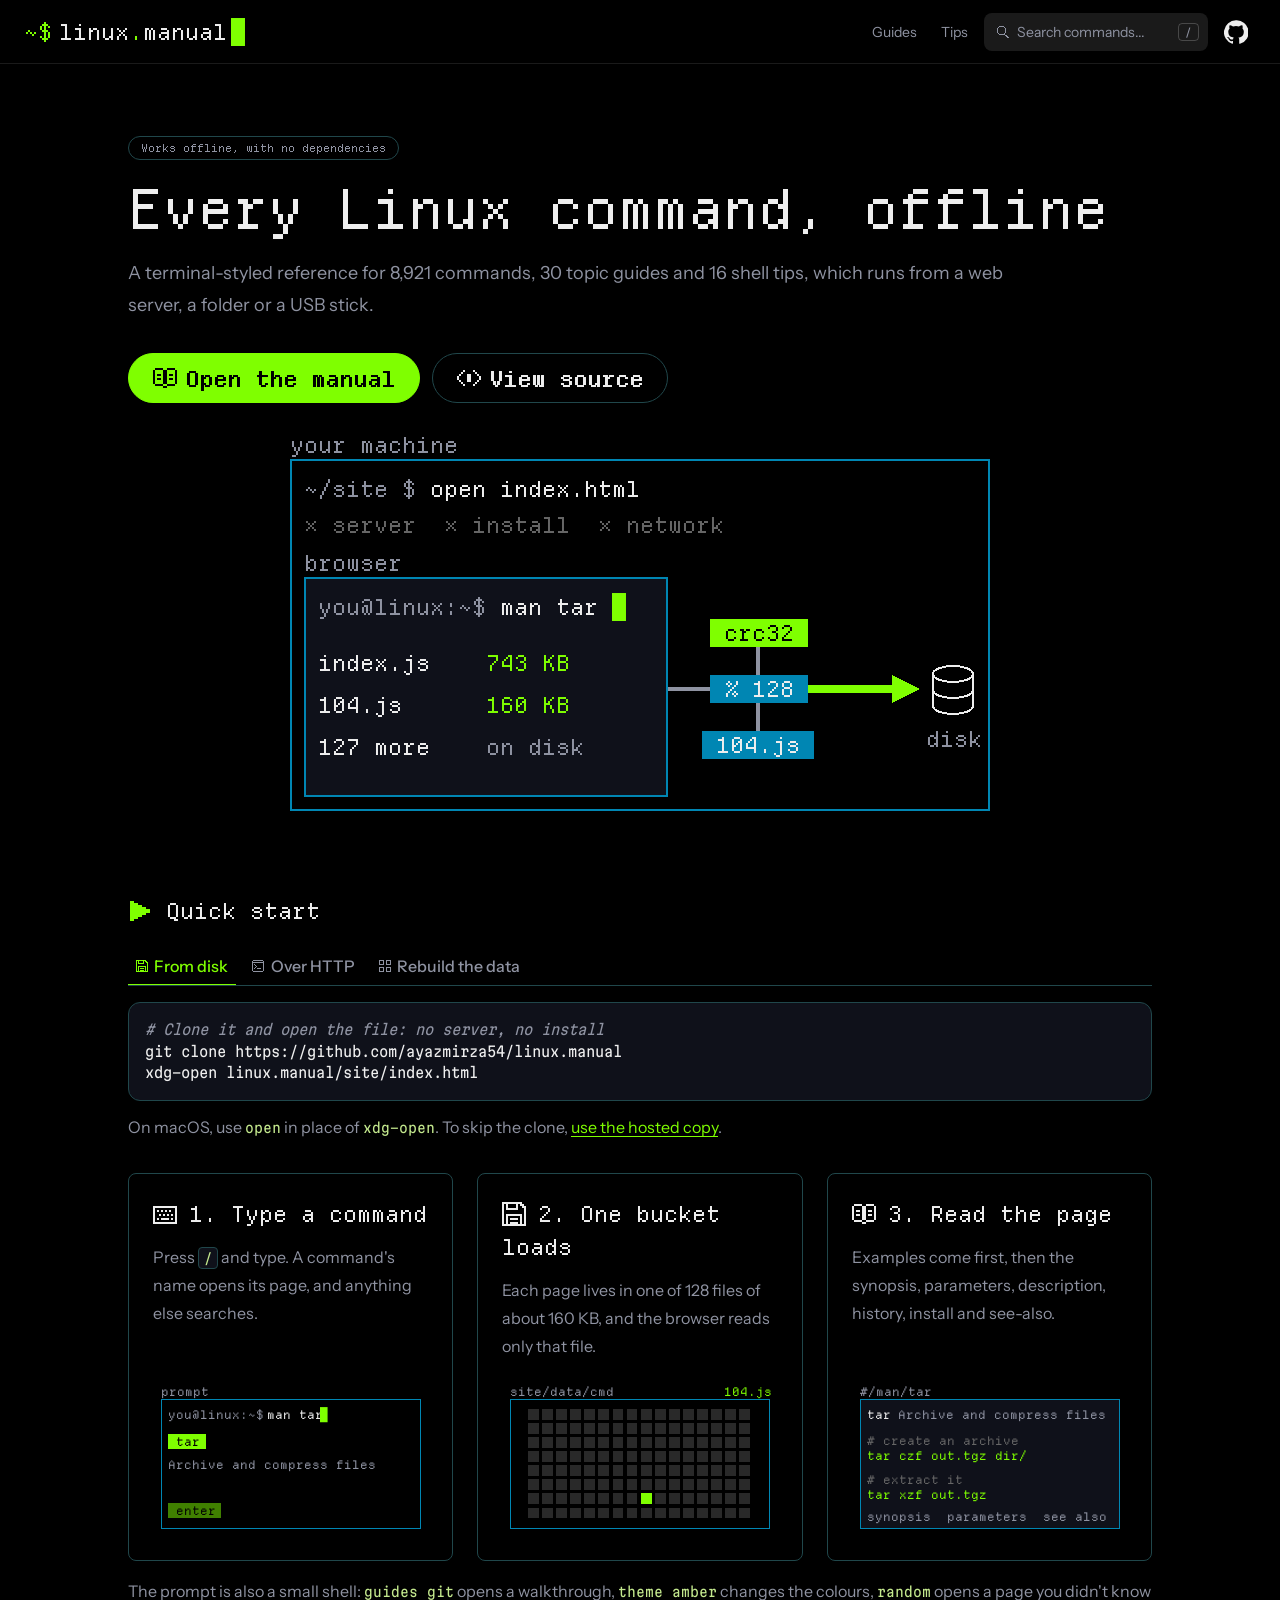
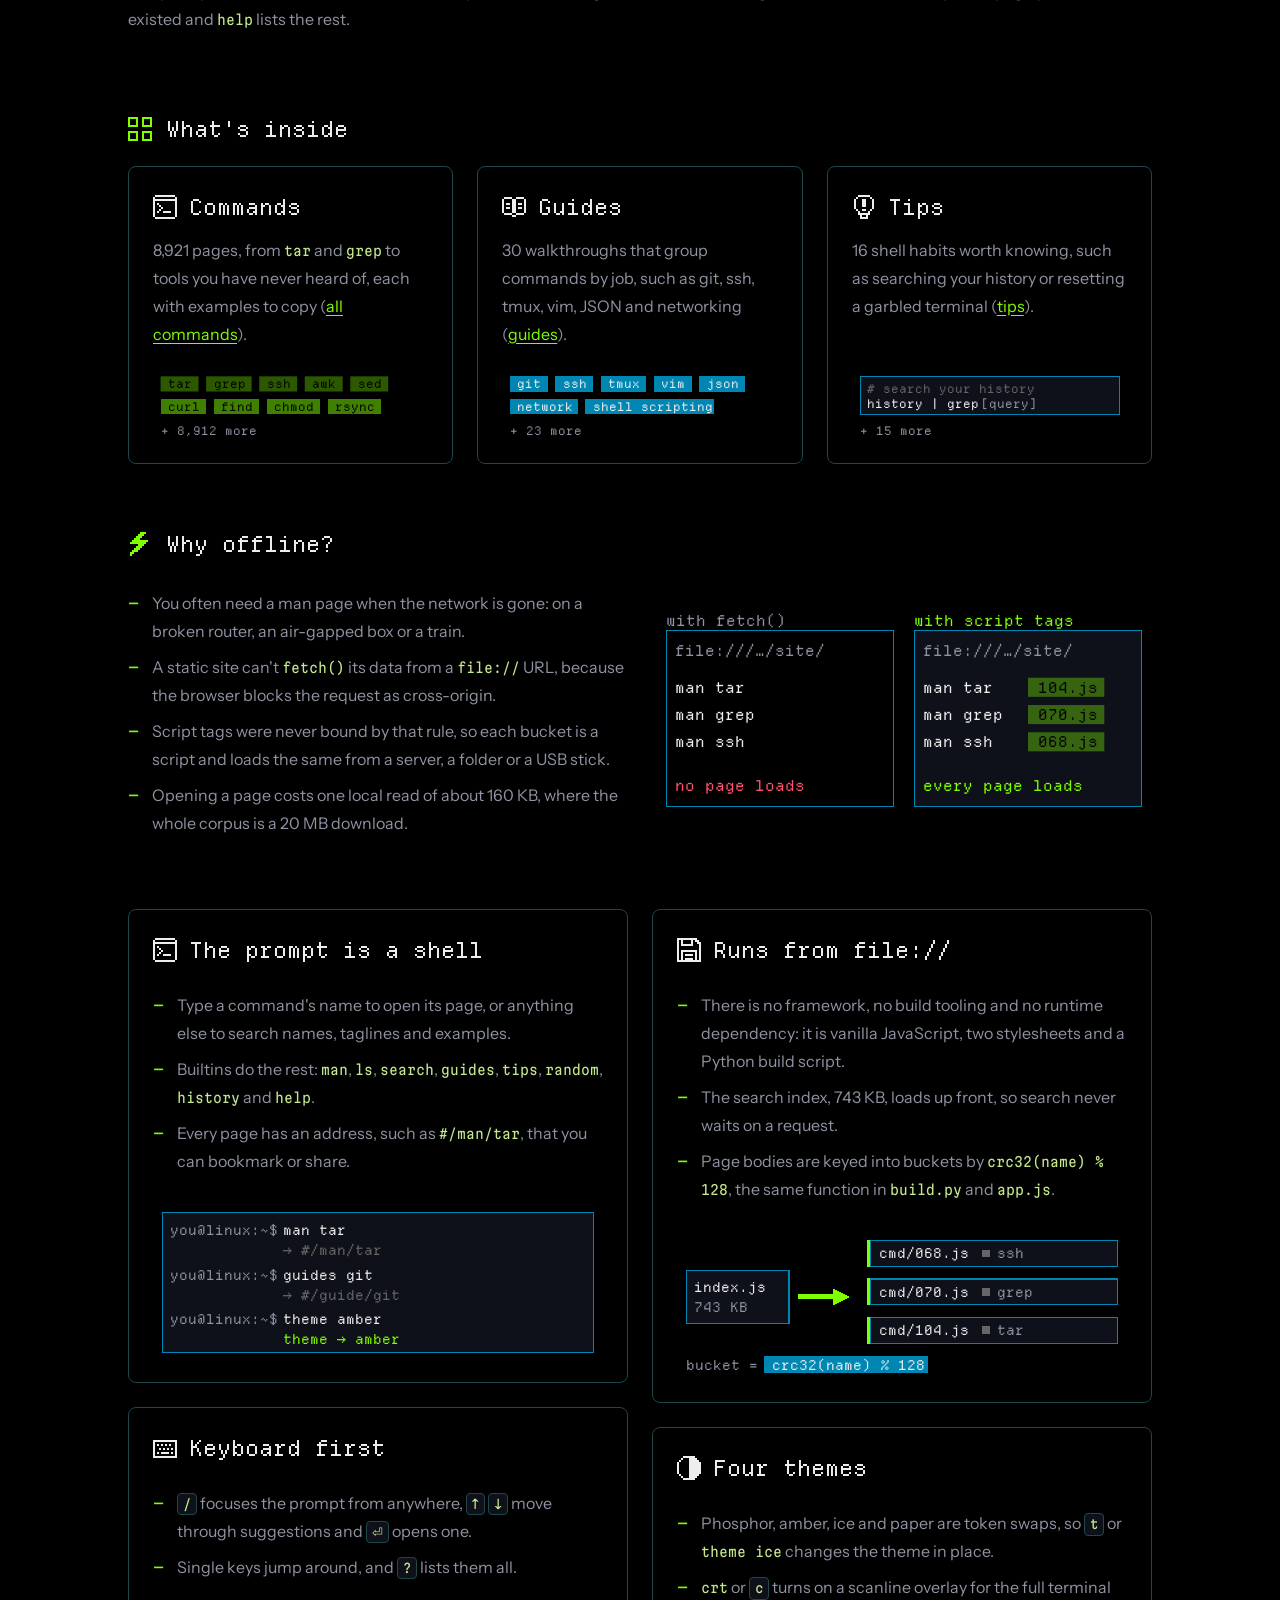
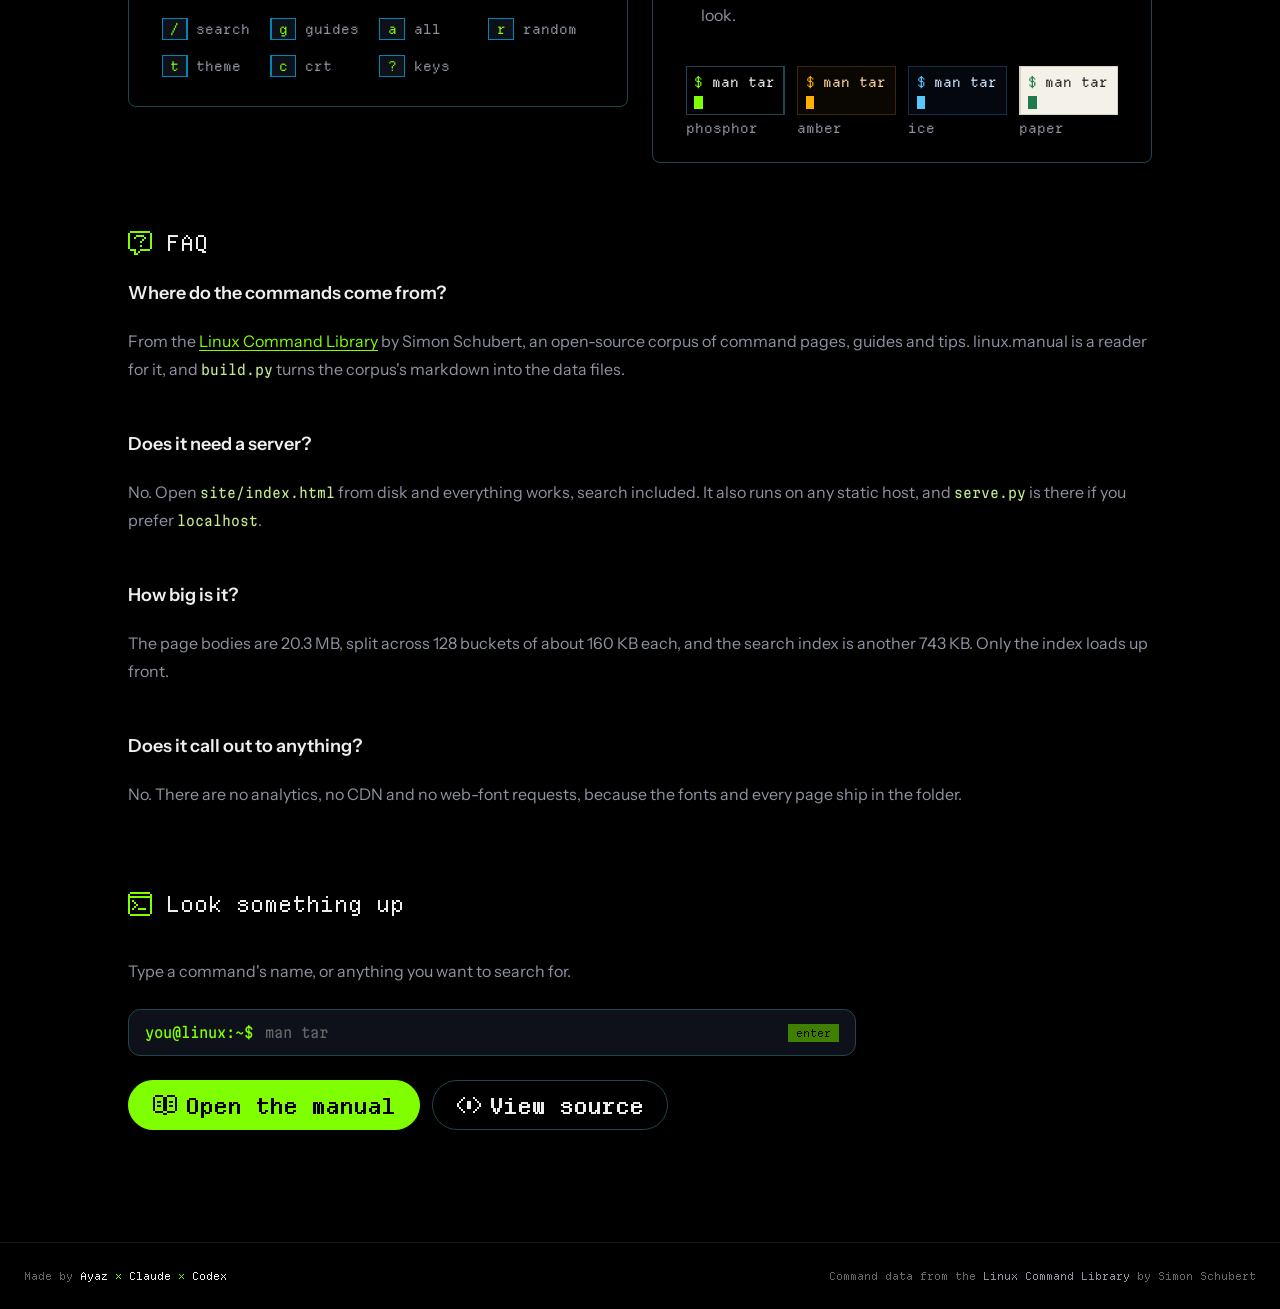
<file: site/index.html>
<!doctype html>
<html lang="en">
<head>
  <meta charset="utf-8">
  <meta name="viewport" content="width=device-width, initial-scale=1">

  <!-- Links made before the landing page existed point at the app's routes here. -->
  <script>if (/^#\/./.test(location.hash)) location.replace('app.html' + location.hash);</script>

  <title>linux.manual — every Linux command, offline</title>
  <meta name="description" content="Every Linux command, offline: a terminal-styled reference for 8,921 commands, 30 topic guides and 16 shell tips that runs from a web server, a folder or a USB stick.">
  <meta name="robots" content="index, follow">
  <link rel="canonical" href="https://linuxmanual.vercel.app/">

  <meta name="theme-color" content="#000000">
  <meta name="color-scheme" content="dark">

  <meta property="og:type" content="website">
  <meta property="og:url" content="https://linuxmanual.vercel.app/">
  <meta property="og:title" content="linux.manual — every Linux command, offline">
  <meta property="og:description" content="Every Linux command, offline: a terminal-styled reference for 8,921 commands, 30 topic guides and 16 shell tips that runs from a web server, a folder or a USB stick.">
  <meta property="og:site_name" content="linux.manual">
  <meta property="og:locale" content="en_US">
  <meta property="og:image" content="https://linuxmanual.vercel.app/assets/og-image.png">
  <meta property="og:image:secure_url" content="https://linuxmanual.vercel.app/assets/og-image.png">
  <meta property="og:image:type" content="image/png">
  <meta property="og:image:width" content="1200">
  <meta property="og:image:height" content="630">
  <meta property="og:image:alt" content="linux.manual — Linux Command Reference">

  <meta name="twitter:card" content="summary_large_image">
  <meta name="twitter:title" content="linux.manual — every Linux command, offline">
  <meta name="twitter:description" content="Every Linux command, offline: a terminal-styled reference for 8,921 commands, 30 topic guides and 16 shell tips that runs from a web server, a folder or a USB stick.">
  <meta name="twitter:image" content="https://linuxmanual.vercel.app/assets/og-image.png">
  <meta name="twitter:image:alt" content="linux.manual — Linux Command Reference">

  <link rel="icon" href="data:image/svg+xml,<svg xmlns='http://www.w3.org/2000/svg' viewBox='0 0 16 16' shape-rendering='crispEdges'><rect width='16' height='16' fill='%23000'/><path d='M3 4h2v2H3zM5 6h2v2H5zM3 8h2v2H3zM8 10h5v2H8z' fill='%237fff00'/></svg>">
  <link rel="preload" href="assets/fonts/DepartureMono-Regular.woff2" as="font" type="font/woff2" crossorigin>
  <link rel="stylesheet" href="assets/css/landing.css">
</head>
<body>

<a class="skip" href="#content">Skip to content</a>

<header class="nav">
  <nav class="nav-inner" aria-label="Main">
    <a class="logo" href="./" aria-label="linux.manual"><span class="logo-ps1" aria-hidden="true">~$</span>linux<span class="logo-dot">.</span>manual<span class="logo-caret" aria-hidden="true">█</span></a>
    <a class="nav-link" href="app.html#/guides">Guides</a>
    <a class="nav-link" href="app.html#/tips">Tips</a>
    <form class="nav-search" data-run role="search">
      <svg class="icon" aria-hidden="true" focusable="false" viewBox="0 0 12 12"><path d="M2 0h5v1h-5zM1 1h1v1h-1zM7 1h1v1h-1zM0 2h1v1h-1zM8 2h1v1h-1zM0 3h1v1h-1zM8 3h1v1h-1zM0 4h1v1h-1zM8 4h1v1h-1zM0 5h1v1h-1zM8 5h1v1h-1zM0 6h1v1h-1zM8 6h1v1h-1zM1 7h1v1h-1zM7 7h1v1h-1zM2 8h6v1h-6zM8 9h2v1h-2zM9 10h2v1h-2zM10 11h2v1h-2z"/></svg>
      <input type="text" name="q" placeholder="Search commands..." aria-label="Search commands" autocomplete="off" autocapitalize="off" spellcheck="false">
      <kbd>/</kbd>
    </form>
    <a class="nav-icon" href="https://github.com/ayazmirza54/linux.manual" target="_blank" rel="noreferrer" title="GitHub"><svg viewBox="0 0 24 24" aria-hidden="true"><path d="M12 .3a12 12 0 0 0-3.8 23.4c.6.1.8-.3.8-.6v-2c-3.3.7-4-1.6-4-1.6-.6-1.4-1.4-1.8-1.4-1.8-1-.7.1-.7.1-.7 1.2 0 1.9 1.2 1.9 1.2 1 1.8 2.8 1.3 3.5 1 0-.8.4-1.3.7-1.6-2.7-.3-5.5-1.3-5.5-6 0-1.2.5-2.3 1.3-3.1-.2-.4-.6-1.6 0-3.2 0 0 1-.3 3.4 1.2a11.5 11.5 0 0 1 6 0c2.3-1.5 3.3-1.2 3.3-1.2.7 1.6.3 2.8.2 3.2.8.8 1.3 1.9 1.3 3.2 0 4.6-2.8 5.6-5.5 5.9.5.4.9 1.1.9 2.3v3.3c0 .3.1.7.8.6A12 12 0 0 0 12 .3"/></svg><span class="sr-only">GitHub</span></a>
  </nav>
</header>

<main class="page" id="content">

  <span class="pill">Works offline, with no dependencies</span>
  <h1>Every Linux command, offline</h1>
  <p class="lede">A terminal-styled reference for <span data-stat="commands">8,921</span> commands, <span data-stat="guides">30</span> topic guides and <span data-stat="tips">16</span> shell tips, which runs from a web server, a folder or a USB stick.</p>
  <p class="actions">
    <a class="btn" href="app.html"><svg class="icon" aria-hidden="true" focusable="false" viewBox="0 0 12 12"><path d="M1 1h4v1h-4zM7 1h4v1h-4zM0 2h1v1h-1zM5 2h2v1h-2zM11 2h1v1h-1zM0 3h1v1h-1zM5 3h2v1h-2zM11 3h1v1h-1zM0 4h1v1h-1zM2 4h2v1h-2zM5 4h2v1h-2zM8 4h2v1h-2zM11 4h1v1h-1zM0 5h1v1h-1zM5 5h2v1h-2zM11 5h1v1h-1zM0 6h1v1h-1zM2 6h2v1h-2zM5 6h2v1h-2zM8 6h2v1h-2zM11 6h1v1h-1zM0 7h1v1h-1zM5 7h2v1h-2zM11 7h1v1h-1zM0 8h1v1h-1zM5 8h2v1h-2zM11 8h1v1h-1zM1 9h4v1h-4zM7 9h4v1h-4zM5 10h2v1h-2z"/></svg>Open the manual</a>
    <a class="btn" href="https://github.com/ayazmirza54/linux.manual" target="_blank" rel="noreferrer"><svg class="icon" aria-hidden="true" focusable="false" viewBox="0 0 12 12"><path d="M3 2h1v1h-1zM8 2h1v1h-1zM2 3h1v1h-1zM9 3h1v1h-1zM1 4h1v1h-1zM5 4h2v1h-2zM10 4h1v1h-1zM0 5h1v1h-1zM5 5h2v1h-2zM11 5h1v1h-1zM0 6h1v1h-1zM5 6h2v1h-2zM11 6h1v1h-1zM1 7h1v1h-1zM5 7h2v1h-2zM10 7h1v1h-1zM2 8h1v1h-1zM9 8h1v1h-1zM3 9h1v1h-1zM8 9h1v1h-1z"/></svg>View source</a>
  </p>

  <figure class="art"><svg viewBox="0 0 364 196" role="img" aria-labelledby="art-1"><title id="art-1">On your machine you open index.html from the site folder, with no server, no install and no network. In the browser you type man tar. The search index, 743 KB, is already loaded. crc32 of the name modulo 128 picks one bucket, 104.js, about 160 KB, and the browser reads that one file from disk while the other 127 stay there.</title><text class="m" x="7" y="11">your machine</text><rect class="f" x="7" y="14" width="350" height="176"/><rect class="bg" x="8" y="15" width="348" height="174"/><text class="m" x="14" y="33">~/site $</text><text class="t" x="77" y="33">open index.html</text><text class="d" x="14" y="51">× server</text><text class="d" x="84" y="51">× install</text><text class="d" x="161" y="51">× network</text><text class="m" x="14" y="70">browser</text><rect class="f" x="14" y="73" width="182" height="110"/><rect class="s" x="15" y="74" width="180" height="108"/><text class="m" x="21" y="92">you@linux:~$</text><text class="t" x="112" y="92">man tar</text><text class="a blink" x="168" y="92">█</text><text class="t" x="21" y="120">index.js</text><text class="a" x="105" y="120">743 KB</text><text class="t" x="21" y="141">104.js</text><text class="a" x="105" y="141">160 KB</text><text class="t" x="21" y="162">127 more</text><text class="m" x="105" y="162">on disk</text><rect class="a" x="217" y="94" width="49" height="14"/><text class="k" x="224" y="105">crc32</text><rect class="m" x="240" y="108" width="2" height="14"/><rect class="m" x="196" y="128" width="21" height="2"/><rect class="m" x="240" y="136" width="2" height="14"/><rect class="f" x="217" y="122" width="49" height="14"/><text class="t" x="224" y="133">% 128</text><rect class="f" x="213" y="150" width="56" height="14"/><text class="t" x="220" y="161">104.js</text><rect class="a pulse" x="266" y="127" width="42" height="4"/><polygon class="a pulse pulse-2" points="308,122 322,129 308,136"/><ellipse class="o" cx="338.5" cy="121.5" rx="10" ry="4"/><path class="o" d="M328.5 121.5v16a10 4 0 0 0 20 0v-16"/><path class="o" d="M328.5 129.5a10 4 0 0 0 20 0"/><text class="m" x="325" y="158">disk</text></svg></figure>

  <h2 id="quick-start"><svg class="icon" aria-hidden="true" focusable="false" viewBox="0 0 12 12"><path d="M1 1h2v1h-2zM1 2h4v1h-4zM1 3h6v1h-6zM1 4h8v1h-8zM1 5h10v1h-10zM1 6h10v1h-10zM1 7h8v1h-8zM1 8h6v1h-6zM1 9h4v1h-4zM1 10h2v1h-2z"/></svg> Quick start</h2>
  <div class="install">
    <div class="tablist" role="tablist" aria-label="Ways to run it">
      <button class="tab" role="tab" type="button" id="tab-disk" aria-controls="panel-disk" aria-selected="true"><svg class="icon" aria-hidden="true" focusable="false" viewBox="0 0 12 12"><path d="M0 0h10v1h-10zM0 1h1v1h-1zM2 1h1v1h-1zM7 1h1v1h-1zM9 1h2v1h-2zM0 2h1v1h-1zM2 2h1v1h-1zM7 2h1v1h-1zM10 2h2v1h-2zM0 3h1v1h-1zM2 3h6v1h-6zM11 3h1v1h-1zM0 4h1v1h-1zM11 4h1v1h-1zM0 5h1v1h-1zM11 5h1v1h-1zM0 6h1v1h-1zM2 6h8v1h-8zM11 6h1v1h-1zM0 7h1v1h-1zM2 7h1v1h-1zM9 7h1v1h-1zM11 7h1v1h-1zM0 8h1v1h-1zM2 8h1v1h-1zM4 8h4v1h-4zM9 8h1v1h-1zM11 8h1v1h-1zM0 9h1v1h-1zM2 9h1v1h-1zM9 9h1v1h-1zM11 9h1v1h-1zM0 10h1v1h-1zM2 10h1v1h-1zM4 10h4v1h-4zM9 10h1v1h-1zM11 10h1v1h-1zM0 11h12v1h-12z"/></svg>From disk</button>
      <button class="tab" role="tab" type="button" id="tab-http" aria-controls="panel-http" aria-selected="false" tabindex="-1"><svg class="icon" aria-hidden="true" focusable="false" viewBox="0 0 12 12"><path d="M1 0h10v1h-10zM0 1h1v1h-1zM11 1h1v1h-1zM0 2h12v1h-12zM0 3h1v1h-1zM11 3h1v1h-1zM0 4h1v1h-1zM2 4h1v1h-1zM11 4h1v1h-1zM0 5h1v1h-1zM3 5h1v1h-1zM11 5h1v1h-1zM0 6h1v1h-1zM4 6h1v1h-1zM11 6h1v1h-1zM0 7h1v1h-1zM3 7h1v1h-1zM11 7h1v1h-1zM0 8h1v1h-1zM2 8h1v1h-1zM5 8h4v1h-4zM11 8h1v1h-1zM0 9h1v1h-1zM11 9h1v1h-1zM0 10h1v1h-1zM11 10h1v1h-1zM1 11h10v1h-10z"/></svg>Over HTTP</button>
      <button class="tab" role="tab" type="button" id="tab-build" aria-controls="panel-build" aria-selected="false" tabindex="-1"><svg class="icon" aria-hidden="true" focusable="false" viewBox="0 0 12 12"><path d="M0 0h5v1h-5zM7 0h5v1h-5zM0 1h1v1h-1zM4 1h1v1h-1zM7 1h1v1h-1zM11 1h1v1h-1zM0 2h1v1h-1zM4 2h1v1h-1zM7 2h1v1h-1zM11 2h1v1h-1zM0 3h1v1h-1zM4 3h1v1h-1zM7 3h1v1h-1zM11 3h1v1h-1zM0 4h5v1h-5zM7 4h5v1h-5zM0 7h5v1h-5zM7 7h5v1h-5zM0 8h1v1h-1zM4 8h1v1h-1zM7 8h1v1h-1zM11 8h1v1h-1zM0 9h1v1h-1zM4 9h1v1h-1zM7 9h1v1h-1zM11 9h1v1h-1zM0 10h1v1h-1zM4 10h1v1h-1zM7 10h1v1h-1zM11 10h1v1h-1zM0 11h5v1h-5zM7 11h5v1h-5z"/></svg>Rebuild the data</button>
    </div>
    <div class="tabpanel" role="tabpanel" id="panel-disk" aria-labelledby="tab-disk">
      <div class="codeblock"><pre tabindex="0"><code><span class="c"># Clone it and open the file: no server, no install</span>
git clone https://github.com/ayazmirza54/linux.manual
xdg-open linux.manual/site/index.html</code></pre><button class="copy" type="button">copy</button></div>
      <p>On macOS, use <code>open</code> in place of <code>xdg-open</code>. To skip the clone, <a href="app.html">use the hosted copy</a>.</p>
    </div>
    <div class="tabpanel" role="tabpanel" id="panel-http" aria-labelledby="tab-http" hidden>
      <div class="codeblock"><pre tabindex="0"><code><span class="c"># Serve the site folder on http://localhost:8000</span>
python3 serve.py</code></pre><button class="copy" type="button">copy</button></div>
      <p><code>serve.py</code> needs only Python's standard library, and <code>-p</code> sets another port.</p>
    </div>
    <div class="tabpanel" role="tabpanel" id="panel-build" aria-labelledby="tab-build" hidden>
      <div class="codeblock"><pre tabindex="0"><code><span class="c"># Regenerate site/data/ from the upstream corpus</span>
git clone --depth 1 https://github.com/SimonSchubert/LinuxCommandLibrary /tmp/lcl
python3 build.py --source /tmp/lcl/assets</code></pre><button class="copy" type="button">copy</button></div>
      <p><code>build.py</code> parses the corpus's markdown into the search index and the 128 buckets.</p>
    </div>
  </div>

  <div class="features features-3">
    <section class="feature">
      <h3 class="pixel"><svg class="icon" aria-hidden="true" focusable="false" viewBox="0 0 12 12"><path d="M0 2h12v1h-12zM0 3h1v1h-1zM11 3h1v1h-1zM0 4h1v1h-1zM2 4h1v1h-1zM4 4h1v1h-1zM6 4h1v1h-1zM8 4h1v1h-1zM11 4h1v1h-1zM0 5h1v1h-1zM11 5h1v1h-1zM0 6h1v1h-1zM3 6h1v1h-1zM5 6h1v1h-1zM7 6h1v1h-1zM9 6h1v1h-1zM11 6h1v1h-1zM0 7h1v1h-1zM11 7h1v1h-1zM0 8h1v1h-1zM2 8h1v1h-1zM4 8h4v1h-4zM9 8h1v1h-1zM11 8h1v1h-1zM0 9h1v1h-1zM11 9h1v1h-1zM0 10h12v1h-12z"/></svg>1. Type a command</h3>
      <p>Press <kbd class="key">/</kbd> and type. A command's name opens its page, and anything else searches.</p>
      <figure class="art"><svg viewBox="0 0 254 140" role="img" aria-labelledby="art-2"><title id="art-2">At the prompt you type man tar. The tar page is suggested, and you press enter.</title><text class="m" x="7" y="11">prompt</text><rect class="f" x="7" y="14" width="240" height="120"/><rect class="bg" x="8" y="15" width="238" height="118"/><g class="typed"><text class="m" x="14" y="32">you@linux:~$</text><text class="t" x="105" y="32">man tar</text><rect class="bg type" x="105" y="22" width="49" height="13"/><g class="caret"><text class="a caret-blink" x="105" y="32">█</text></g><g class="appear"><rect class="a" x="14" y="46" width="35" height="14"/><text class="k" x="21" y="57">tar</text><text class="m" x="14" y="78">Archive and compress files</text></g><rect class="ad key" x="14" y="110" width="49" height="14"/><text class="k" x="21" y="121">enter</text></g></svg></figure>
    </section>
    <section class="feature">
      <h3 class="pixel"><svg class="icon" aria-hidden="true" focusable="false" viewBox="0 0 12 12"><path d="M0 0h10v1h-10zM0 1h1v1h-1zM2 1h1v1h-1zM7 1h1v1h-1zM9 1h2v1h-2zM0 2h1v1h-1zM2 2h1v1h-1zM7 2h1v1h-1zM10 2h2v1h-2zM0 3h1v1h-1zM2 3h6v1h-6zM11 3h1v1h-1zM0 4h1v1h-1zM11 4h1v1h-1zM0 5h1v1h-1zM11 5h1v1h-1zM0 6h1v1h-1zM2 6h8v1h-8zM11 6h1v1h-1zM0 7h1v1h-1zM2 7h1v1h-1zM9 7h1v1h-1zM11 7h1v1h-1zM0 8h1v1h-1zM2 8h1v1h-1zM4 8h4v1h-4zM9 8h1v1h-1zM11 8h1v1h-1zM0 9h1v1h-1zM2 9h1v1h-1zM9 9h1v1h-1zM11 9h1v1h-1zM0 10h1v1h-1zM2 10h1v1h-1zM4 10h4v1h-4zM9 10h1v1h-1zM11 10h1v1h-1zM0 11h12v1h-12z"/></svg>2. One bucket loads</h3>
      <p>Each page lives in one of 128 files of about 160 KB, and the browser reads only that file.</p>
      <figure class="art"><svg viewBox="0 0 254 140" role="img" aria-labelledby="art-3"><title id="art-3">A grid of the 128 bucket files in site/data/cmd. Only one, 104.js, lights up.</title><text class="m" x="7" y="11">site/data/cmd</text><text class="a" x="205" y="11">104.js</text><rect class="f" x="7" y="14" width="240" height="120"/><rect class="bg" x="8" y="15" width="238" height="118"/><rect class="d" x="24" y="23" width="10" height="10" opacity=".4"/><rect class="d" x="37" y="23" width="10" height="10" opacity=".4"/><rect class="d" x="50" y="23" width="10" height="10" opacity=".4"/><rect class="d" x="63" y="23" width="10" height="10" opacity=".4"/><rect class="d" x="76" y="23" width="10" height="10" opacity=".4"/><rect class="d" x="89" y="23" width="10" height="10" opacity=".4"/><rect class="d" x="102" y="23" width="10" height="10" opacity=".4"/><rect class="d" x="115" y="23" width="10" height="10" opacity=".4"/><rect class="d" x="128" y="23" width="10" height="10" opacity=".4"/><rect class="d" x="141" y="23" width="10" height="10" opacity=".4"/><rect class="d" x="154" y="23" width="10" height="10" opacity=".4"/><rect class="d" x="167" y="23" width="10" height="10" opacity=".4"/><rect class="d" x="180" y="23" width="10" height="10" opacity=".4"/><rect class="d" x="193" y="23" width="10" height="10" opacity=".4"/><rect class="d" x="206" y="23" width="10" height="10" opacity=".4"/><rect class="d" x="219" y="23" width="10" height="10" opacity=".4"/><rect class="d" x="24" y="36" width="10" height="10" opacity=".4"/><rect class="d" x="37" y="36" width="10" height="10" opacity=".4"/><rect class="d" x="50" y="36" width="10" height="10" opacity=".4"/><rect class="d" x="63" y="36" width="10" height="10" opacity=".4"/><rect class="d" x="76" y="36" width="10" height="10" opacity=".4"/><rect class="d" x="89" y="36" width="10" height="10" opacity=".4"/><rect class="d" x="102" y="36" width="10" height="10" opacity=".4"/><rect class="d" x="115" y="36" width="10" height="10" opacity=".4"/><rect class="d" x="128" y="36" width="10" height="10" opacity=".4"/><rect class="d" x="141" y="36" width="10" height="10" opacity=".4"/><rect class="d" x="154" y="36" width="10" height="10" opacity=".4"/><rect class="d" x="167" y="36" width="10" height="10" opacity=".4"/><rect class="d" x="180" y="36" width="10" height="10" opacity=".4"/><rect class="d" x="193" y="36" width="10" height="10" opacity=".4"/><rect class="d" x="206" y="36" width="10" height="10" opacity=".4"/><rect class="d" x="219" y="36" width="10" height="10" opacity=".4"/><rect class="d" x="24" y="49" width="10" height="10" opacity=".4"/><rect class="d" x="37" y="49" width="10" height="10" opacity=".4"/><rect class="d" x="50" y="49" width="10" height="10" opacity=".4"/><rect class="d" x="63" y="49" width="10" height="10" opacity=".4"/><rect class="d" x="76" y="49" width="10" height="10" opacity=".4"/><rect class="d" x="89" y="49" width="10" height="10" opacity=".4"/><rect class="d" x="102" y="49" width="10" height="10" opacity=".4"/><rect class="d" x="115" y="49" width="10" height="10" opacity=".4"/><rect class="d" x="128" y="49" width="10" height="10" opacity=".4"/><rect class="d" x="141" y="49" width="10" height="10" opacity=".4"/><rect class="d" x="154" y="49" width="10" height="10" opacity=".4"/><rect class="d" x="167" y="49" width="10" height="10" opacity=".4"/><rect class="d" x="180" y="49" width="10" height="10" opacity=".4"/><rect class="d" x="193" y="49" width="10" height="10" opacity=".4"/><rect class="d" x="206" y="49" width="10" height="10" opacity=".4"/><rect class="d" x="219" y="49" width="10" height="10" opacity=".4"/><rect class="d" x="24" y="62" width="10" height="10" opacity=".4"/><rect class="d" x="37" y="62" width="10" height="10" opacity=".4"/><rect class="d" x="50" y="62" width="10" height="10" opacity=".4"/><rect class="d" x="63" y="62" width="10" height="10" opacity=".4"/><rect class="d" x="76" y="62" width="10" height="10" opacity=".4"/><rect class="d" x="89" y="62" width="10" height="10" opacity=".4"/><rect class="d" x="102" y="62" width="10" height="10" opacity=".4"/><rect class="d" x="115" y="62" width="10" height="10" opacity=".4"/><rect class="d" x="128" y="62" width="10" height="10" opacity=".4"/><rect class="d" x="141" y="62" width="10" height="10" opacity=".4"/><rect class="d" x="154" y="62" width="10" height="10" opacity=".4"/><rect class="d" x="167" y="62" width="10" height="10" opacity=".4"/><rect class="d" x="180" y="62" width="10" height="10" opacity=".4"/><rect class="d" x="193" y="62" width="10" height="10" opacity=".4"/><rect class="d" x="206" y="62" width="10" height="10" opacity=".4"/><rect class="d" x="219" y="62" width="10" height="10" opacity=".4"/><rect class="d" x="24" y="75" width="10" height="10" opacity=".4"/><rect class="d" x="37" y="75" width="10" height="10" opacity=".4"/><rect class="d" x="50" y="75" width="10" height="10" opacity=".4"/><rect class="d" x="63" y="75" width="10" height="10" opacity=".4"/><rect class="d" x="76" y="75" width="10" height="10" opacity=".4"/><rect class="d" x="89" y="75" width="10" height="10" opacity=".4"/><rect class="d" x="102" y="75" width="10" height="10" opacity=".4"/><rect class="d" x="115" y="75" width="10" height="10" opacity=".4"/><rect class="d" x="128" y="75" width="10" height="10" opacity=".4"/><rect class="d" x="141" y="75" width="10" height="10" opacity=".4"/><rect class="d" x="154" y="75" width="10" height="10" opacity=".4"/><rect class="d" x="167" y="75" width="10" height="10" opacity=".4"/><rect class="d" x="180" y="75" width="10" height="10" opacity=".4"/><rect class="d" x="193" y="75" width="10" height="10" opacity=".4"/><rect class="d" x="206" y="75" width="10" height="10" opacity=".4"/><rect class="d" x="219" y="75" width="10" height="10" opacity=".4"/><rect class="d" x="24" y="88" width="10" height="10" opacity=".4"/><rect class="d" x="37" y="88" width="10" height="10" opacity=".4"/><rect class="d" x="50" y="88" width="10" height="10" opacity=".4"/><rect class="d" x="63" y="88" width="10" height="10" opacity=".4"/><rect class="d" x="76" y="88" width="10" height="10" opacity=".4"/><rect class="d" x="89" y="88" width="10" height="10" opacity=".4"/><rect class="d" x="102" y="88" width="10" height="10" opacity=".4"/><rect class="d" x="115" y="88" width="10" height="10" opacity=".4"/><rect class="d" x="128" y="88" width="10" height="10" opacity=".4"/><rect class="d" x="141" y="88" width="10" height="10" opacity=".4"/><rect class="d" x="154" y="88" width="10" height="10" opacity=".4"/><rect class="d" x="167" y="88" width="10" height="10" opacity=".4"/><rect class="d" x="180" y="88" width="10" height="10" opacity=".4"/><rect class="d" x="193" y="88" width="10" height="10" opacity=".4"/><rect class="d" x="206" y="88" width="10" height="10" opacity=".4"/><rect class="d" x="219" y="88" width="10" height="10" opacity=".4"/><rect class="d" x="24" y="101" width="10" height="10" opacity=".4"/><rect class="d" x="37" y="101" width="10" height="10" opacity=".4"/><rect class="d" x="50" y="101" width="10" height="10" opacity=".4"/><rect class="d" x="63" y="101" width="10" height="10" opacity=".4"/><rect class="d" x="76" y="101" width="10" height="10" opacity=".4"/><rect class="d" x="89" y="101" width="10" height="10" opacity=".4"/><rect class="d" x="102" y="101" width="10" height="10" opacity=".4"/><rect class="d" x="115" y="101" width="10" height="10" opacity=".4"/><rect class="a pulse" x="128" y="101" width="10" height="10"/><rect class="d" x="141" y="101" width="10" height="10" opacity=".4"/><rect class="d" x="154" y="101" width="10" height="10" opacity=".4"/><rect class="d" x="167" y="101" width="10" height="10" opacity=".4"/><rect class="d" x="180" y="101" width="10" height="10" opacity=".4"/><rect class="d" x="193" y="101" width="10" height="10" opacity=".4"/><rect class="d" x="206" y="101" width="10" height="10" opacity=".4"/><rect class="d" x="219" y="101" width="10" height="10" opacity=".4"/><rect class="d" x="24" y="114" width="10" height="10" opacity=".4"/><rect class="d" x="37" y="114" width="10" height="10" opacity=".4"/><rect class="d" x="50" y="114" width="10" height="10" opacity=".4"/><rect class="d" x="63" y="114" width="10" height="10" opacity=".4"/><rect class="d" x="76" y="114" width="10" height="10" opacity=".4"/><rect class="d" x="89" y="114" width="10" height="10" opacity=".4"/><rect class="d" x="102" y="114" width="10" height="10" opacity=".4"/><rect class="d" x="115" y="114" width="10" height="10" opacity=".4"/><rect class="d" x="128" y="114" width="10" height="10" opacity=".4"/><rect class="d" x="141" y="114" width="10" height="10" opacity=".4"/><rect class="d" x="154" y="114" width="10" height="10" opacity=".4"/><rect class="d" x="167" y="114" width="10" height="10" opacity=".4"/><rect class="d" x="180" y="114" width="10" height="10" opacity=".4"/><rect class="d" x="193" y="114" width="10" height="10" opacity=".4"/><rect class="d" x="206" y="114" width="10" height="10" opacity=".4"/><rect class="d" x="219" y="114" width="10" height="10" opacity=".4"/></svg></figure>
    </section>
    <section class="feature">
      <h3 class="pixel"><svg class="icon" aria-hidden="true" focusable="false" viewBox="0 0 12 12"><path d="M1 1h4v1h-4zM7 1h4v1h-4zM0 2h1v1h-1zM5 2h2v1h-2zM11 2h1v1h-1zM0 3h1v1h-1zM5 3h2v1h-2zM11 3h1v1h-1zM0 4h1v1h-1zM2 4h2v1h-2zM5 4h2v1h-2zM8 4h2v1h-2zM11 4h1v1h-1zM0 5h1v1h-1zM5 5h2v1h-2zM11 5h1v1h-1zM0 6h1v1h-1zM2 6h2v1h-2zM5 6h2v1h-2zM8 6h2v1h-2zM11 6h1v1h-1zM0 7h1v1h-1zM5 7h2v1h-2zM11 7h1v1h-1zM0 8h1v1h-1zM5 8h2v1h-2zM11 8h1v1h-1zM1 9h4v1h-4zM7 9h4v1h-4zM5 10h2v1h-2z"/></svg>3. Read the page</h3>
      <p>Examples come first, then the synopsis, parameters, description, history, install and see-also.</p>
      <figure class="art"><svg viewBox="0 0 254 140" role="img" aria-labelledby="art-4"><title id="art-4">The tar page: its tagline, then examples such as creating and extracting an archive, then synopsis, parameters and see also.</title><text class="m" x="7" y="11">#/man/tar</text><rect class="f" x="7" y="14" width="240" height="120"/><rect class="s" x="8" y="15" width="238" height="118"/><text class="t" x="14" y="32">tar</text><text class="m" x="42" y="32">Archive and compress files</text><text class="d" x="14" y="56"># create an archive</text><text class="a" x="14" y="70">tar czf out.tgz dir/</text><text class="d" x="14" y="92"># extract it</text><text class="a" x="14" y="106">tar xzf out.tgz</text><text class="m" x="14" y="126">synopsis  parameters  see also</text></svg></figure>
    </section>
  </div>
  <p>The prompt is also a small shell: <code>guides git</code> opens a walkthrough, <code>theme amber</code> changes the colours, <code>random</code> opens a page you didn't know existed and <code>help</code> lists the rest.</p>

  <h2 id="inside"><svg class="icon" aria-hidden="true" focusable="false" viewBox="0 0 12 12"><path d="M0 0h5v1h-5zM7 0h5v1h-5zM0 1h1v1h-1zM4 1h1v1h-1zM7 1h1v1h-1zM11 1h1v1h-1zM0 2h1v1h-1zM4 2h1v1h-1zM7 2h1v1h-1zM11 2h1v1h-1zM0 3h1v1h-1zM4 3h1v1h-1zM7 3h1v1h-1zM11 3h1v1h-1zM0 4h5v1h-5zM7 4h5v1h-5zM0 7h5v1h-5zM7 7h5v1h-5zM0 8h1v1h-1zM4 8h1v1h-1zM7 8h1v1h-1zM11 8h1v1h-1zM0 9h1v1h-1zM4 9h1v1h-1zM7 9h1v1h-1zM11 9h1v1h-1zM0 10h1v1h-1zM4 10h1v1h-1zM7 10h1v1h-1zM11 10h1v1h-1zM0 11h5v1h-5zM7 11h5v1h-5z"/></svg> What's inside</h2>
  <div class="features features-3">
    <section class="feature">
      <h3 class="pixel"><svg class="icon" aria-hidden="true" focusable="false" viewBox="0 0 12 12"><path d="M1 0h10v1h-10zM0 1h1v1h-1zM11 1h1v1h-1zM0 2h12v1h-12zM0 3h1v1h-1zM11 3h1v1h-1zM0 4h1v1h-1zM2 4h1v1h-1zM11 4h1v1h-1zM0 5h1v1h-1zM3 5h1v1h-1zM11 5h1v1h-1zM0 6h1v1h-1zM4 6h1v1h-1zM11 6h1v1h-1zM0 7h1v1h-1zM3 7h1v1h-1zM11 7h1v1h-1zM0 8h1v1h-1zM2 8h1v1h-1zM5 8h4v1h-4zM11 8h1v1h-1zM0 9h1v1h-1zM11 9h1v1h-1zM0 10h1v1h-1zM11 10h1v1h-1zM1 11h10v1h-10z"/></svg>Commands</h3>
      <p><span data-stat="commands">8,921</span> pages, from <code>tar</code> and <code>grep</code> to tools you have never heard of, each with examples to copy (<a href="app.html#/all">all commands</a>).</p>
      <figure class="art"><svg viewBox="0 0 254 62" role="img" aria-labelledby="art-5"><title id="art-5">Command chips: tar, grep, ssh, awk, sed, curl, find, chmod, rsync, and 8,912 more.</title><rect class="a lit-chip" x="7" y="4" width="35" height="14"/><text class="k" x="14" y="15">tar</text><rect class="a lit-chip lit-2" x="49" y="4" width="42" height="14"/><text class="k" x="56" y="15">grep</text><rect class="a lit-chip lit-3" x="98" y="4" width="35" height="14"/><text class="k" x="105" y="15">ssh</text><rect class="a lit-chip lit-4" x="140" y="4" width="35" height="14"/><text class="k" x="147" y="15">awk</text><rect class="a lit-chip lit-5" x="182" y="4" width="35" height="14"/><text class="k" x="189" y="15">sed</text><rect class="ad" x="7" y="25" width="42" height="14"/><text class="k" x="14" y="36">curl</text><rect class="ad" x="56" y="25" width="42" height="14"/><text class="k" x="63" y="36">find</text><rect class="ad" x="105" y="25" width="49" height="14"/><text class="k" x="112" y="36">chmod</text><rect class="ad" x="161" y="25" width="49" height="14"/><text class="k" x="168" y="36">rsync</text><text class="m" x="7" y="58">+ 8,912 more</text></svg></figure>
    </section>
    <section class="feature">
      <h3 class="pixel"><svg class="icon" aria-hidden="true" focusable="false" viewBox="0 0 12 12"><path d="M1 1h4v1h-4zM7 1h4v1h-4zM0 2h1v1h-1zM5 2h2v1h-2zM11 2h1v1h-1zM0 3h1v1h-1zM5 3h2v1h-2zM11 3h1v1h-1zM0 4h1v1h-1zM2 4h2v1h-2zM5 4h2v1h-2zM8 4h2v1h-2zM11 4h1v1h-1zM0 5h1v1h-1zM5 5h2v1h-2zM11 5h1v1h-1zM0 6h1v1h-1zM2 6h2v1h-2zM5 6h2v1h-2zM8 6h2v1h-2zM11 6h1v1h-1zM0 7h1v1h-1zM5 7h2v1h-2zM11 7h1v1h-1zM0 8h1v1h-1zM5 8h2v1h-2zM11 8h1v1h-1zM1 9h4v1h-4zM7 9h4v1h-4zM5 10h2v1h-2z"/></svg>Guides</h3>
      <p><span data-stat="guides">30</span> walkthroughs that group commands by job, such as git, ssh, tmux, vim, JSON and networking (<a href="app.html#/guides">guides</a>).</p>
      <figure class="art"><svg viewBox="0 0 254 62" role="img" aria-labelledby="art-6"><title id="art-6">Guide chips: git, ssh, tmux, vim, json, network, shell scripting, and 23 more.</title><rect class="f" x="7" y="4" width="35" height="14"/><text class="t" x="14" y="15">git</text><rect class="f" x="49" y="4" width="35" height="14"/><text class="t" x="56" y="15">ssh</text><rect class="f" x="91" y="4" width="42" height="14"/><text class="t" x="98" y="15">tmux</text><rect class="f" x="140" y="4" width="35" height="14"/><text class="t" x="147" y="15">vim</text><rect class="f" x="182" y="4" width="42" height="14"/><text class="t" x="189" y="15">json</text><rect class="f" x="7" y="25" width="63" height="14"/><text class="t" x="14" y="36">network</text><rect class="f" x="77" y="25" width="119" height="14"/><text class="t" x="84" y="36">shell scripting</text><text class="m" x="7" y="58">+ 23 more</text></svg></figure>
    </section>
    <section class="feature">
      <h3 class="pixel"><svg class="icon" aria-hidden="true" focusable="false" viewBox="0 0 12 12"><path d="M3 0h6v1h-6zM2 1h1v1h-1zM9 1h1v1h-1zM1 2h1v1h-1zM5 2h2v1h-2zM10 2h1v1h-1zM1 3h1v1h-1zM5 3h2v1h-2zM10 3h1v1h-1zM1 4h1v1h-1zM5 4h2v1h-2zM10 4h1v1h-1zM1 5h1v1h-1zM5 5h2v1h-2zM10 5h1v1h-1zM1 6h1v1h-1zM10 6h1v1h-1zM2 7h1v1h-1zM5 7h2v1h-2zM9 7h1v1h-1zM3 8h1v1h-1zM8 8h1v1h-1zM3 9h6v1h-6zM4 10h1v1h-1zM7 10h1v1h-1zM4 11h4v1h-4z"/></svg>Tips</h3>
      <p><span data-stat="tips">16</span> shell habits worth knowing, such as searching your history or resetting a garbled terminal (<a href="app.html#/tips">tips</a>).</p>
      <figure class="art"><svg viewBox="0 0 254 62" role="img" aria-labelledby="art-7"><title id="art-7">A tip: search your history with history piped to grep. 15 more tips.</title><rect class="f" x="7" y="4" width="240" height="36"/><rect class="s" x="8" y="5" width="238" height="34"/><text class="d" x="14" y="19"># search your history</text><text class="t" x="14" y="33">history | grep</text><text class="m" x="119" y="33">[query]</text><text class="m" x="7" y="58">+ 15 more</text></svg></figure>
    </section>
  </div>

  <h2 id="why"><svg class="icon" aria-hidden="true" focusable="false" viewBox="0 0 12 12"><path d="M6 0h3v1h-3zM5 1h3v1h-3zM4 2h3v1h-3zM3 3h3v1h-3zM2 4h8v1h-8zM1 5h8v1h-8zM5 6h3v1h-3zM4 7h3v1h-3zM3 8h3v1h-3zM2 9h3v1h-3zM1 10h2v1h-2zM1 11h1v1h-1z"/></svg> Why offline?</h2>
  <div class="beside">
    <ul class="dash">
      <li>You often need a man page when the network is gone: on a broken router, an air-gapped box or a train.</li>
      <li>A static site can't <code>fetch()</code> its data from a <code>file://</code> URL, because the browser blocks the request as cross-origin.</li>
      <li>Script tags were never bound by that rule, so each bucket is a script and loads the same from a server, a folder or a USB stick.</li>
      <li>Opening a page costs one local read of about 160 KB, where the whole corpus is a 20 MB download.</li>
    </ul>
    <figure class="art"><svg viewBox="0 0 364 150" role="img" aria-labelledby="art-8"><title id="art-8">Two panels opened from a file URL. With fetch, man tar, man grep and man ssh are each blocked by CORS and no page loads. With script tags, each one loads its bucket, 104.js, 070.js and 068.js, and every page loads.</title><text class="m" x="7" y="11">with fetch()</text><rect class="f" x="7" y="14" width="168" height="130"/><rect class="bg" x="8" y="15" width="166" height="128"/><text class="m" x="14" y="33">file:///…/site/</text><text class="a" x="189" y="11">with script tags</text><rect class="f" x="189" y="14" width="168" height="130"/><rect class="s" x="190" y="15" width="166" height="128"/><text class="m" x="196" y="33">file:///…/site/</text><text class="t" x="14" y="60">man tar</text><text class="r blocked" x="91" y="60">× CORS</text><text class="t" x="196" y="60">man tar</text><rect class="a lit-chip" x="273" y="49" width="56" height="14"/><text class="k" x="280" y="60">104.js</text><text class="t" x="14" y="80">man grep</text><text class="r blocked blocked-2" x="91" y="80">× CORS</text><text class="t" x="196" y="80">man grep</text><rect class="a lit-chip lit-3" x="273" y="69" width="56" height="14"/><text class="k" x="280" y="80">070.js</text><text class="t" x="14" y="100">man ssh</text><text class="r blocked blocked-3" x="91" y="100">× CORS</text><text class="t" x="196" y="100">man ssh</text><rect class="a lit-chip lit-5" x="273" y="89" width="56" height="14"/><text class="k" x="280" y="100">068.js</text><text class="r" x="14" y="132">no page loads</text><text class="a" x="196" y="132">every page loads</text></svg></figure>
  </div>

  <div class="features bento">
    <div class="bento-col">
      <section class="feature">
        <h2><svg class="icon" aria-hidden="true" focusable="false" viewBox="0 0 12 12"><path d="M1 0h10v1h-10zM0 1h1v1h-1zM11 1h1v1h-1zM0 2h12v1h-12zM0 3h1v1h-1zM11 3h1v1h-1zM0 4h1v1h-1zM2 4h1v1h-1zM11 4h1v1h-1zM0 5h1v1h-1zM3 5h1v1h-1zM11 5h1v1h-1zM0 6h1v1h-1zM4 6h1v1h-1zM11 6h1v1h-1zM0 7h1v1h-1zM3 7h1v1h-1zM11 7h1v1h-1zM0 8h1v1h-1zM2 8h1v1h-1zM5 8h4v1h-4zM11 8h1v1h-1zM0 9h1v1h-1zM11 9h1v1h-1zM0 10h1v1h-1zM11 10h1v1h-1zM1 11h10v1h-10z"/></svg>The prompt is a shell</h2>
        <ul class="dash">
          <li>Type a command's name to open its page, or anything else to search names, taglines and examples.</li>
          <li>Builtins do the rest: <code>man</code>, <code>ls</code>, <code>search</code>, <code>guides</code>, <code>tips</code>, <code>random</code>, <code>history</code> and <code>help</code>.</li>
          <li>Every page has an address, such as <code>#/man/tar</code>, that you can bookmark or share.</li>
        </ul>
        <figure class="art"><svg viewBox="0 0 364 122" role="img" aria-labelledby="art-9"><title id="art-9">Three lines typed at the prompt: man tar opens the tar page, guides git opens the git guide, and theme amber switches the theme to amber.</title><rect class="f" x="7" y="4" width="350" height="114"/><rect class="s" x="8" y="5" width="348" height="112"/><text class="m" x="14" y="23">you@linux:~$</text><text class="t" x="105" y="23">man tar</text><text class="d" x="105" y="39">→ #/man/tar</text><text class="m" x="14" y="59">you@linux:~$</text><text class="t" x="105" y="59">guides git</text><text class="d" x="105" y="75">→ #/guide/git</text><text class="m" x="14" y="95">you@linux:~$</text><text class="t" x="105" y="95">theme amber</text><text class="a" x="105" y="111">theme → amber</text></svg></figure>
      </section>
      <section class="feature">
        <h2><svg class="icon" aria-hidden="true" focusable="false" viewBox="0 0 12 12"><path d="M0 2h12v1h-12zM0 3h1v1h-1zM11 3h1v1h-1zM0 4h1v1h-1zM2 4h1v1h-1zM4 4h1v1h-1zM6 4h1v1h-1zM8 4h1v1h-1zM11 4h1v1h-1zM0 5h1v1h-1zM11 5h1v1h-1zM0 6h1v1h-1zM3 6h1v1h-1zM5 6h1v1h-1zM7 6h1v1h-1zM9 6h1v1h-1zM11 6h1v1h-1zM0 7h1v1h-1zM11 7h1v1h-1zM0 8h1v1h-1zM2 8h1v1h-1zM4 8h4v1h-4zM9 8h1v1h-1zM11 8h1v1h-1zM0 9h1v1h-1zM11 9h1v1h-1zM0 10h12v1h-12z"/></svg>Keyboard first</h2>
        <ul class="dash">
          <li><kbd class="key">/</kbd> focuses the prompt from anywhere, <kbd class="key">↑</kbd> <kbd class="key">↓</kbd> move through suggestions and <kbd class="key">⏎</kbd> opens one.</li>
          <li>Single keys jump around, and <kbd class="key">?</kbd> lists them all.</li>
        </ul>
        <figure class="art"><svg viewBox="0 0 364 56" role="img" aria-labelledby="art-12"><title id="art-12">Keys: slash for search, g for guides, a for all commands, r for random, t for theme, c for the CRT overlay and question mark for the list of keys.</title><rect class="f" x="7" y="4" width="21" height="18"/><rect class="s" x="8" y="5" width="19" height="16"/><text class="a" x="14" y="17">/</text><text class="m" x="35" y="17">search</text><rect class="f" x="95" y="4" width="21" height="18"/><rect class="s" x="96" y="5" width="19" height="16"/><text class="a" x="102" y="17">g</text><text class="m" x="123" y="17">guides</text><rect class="f" x="183" y="4" width="21" height="18"/><rect class="s" x="184" y="5" width="19" height="16"/><text class="a" x="190" y="17">a</text><text class="m" x="211" y="17">all</text><rect class="f" x="271" y="4" width="21" height="18"/><rect class="s" x="272" y="5" width="19" height="16"/><text class="a" x="278" y="17">r</text><text class="m" x="299" y="17">random</text><rect class="f" x="7" y="34" width="21" height="18"/><rect class="s" x="8" y="35" width="19" height="16"/><text class="a" x="14" y="47">t</text><text class="m" x="35" y="47">theme</text><rect class="f" x="95" y="34" width="21" height="18"/><rect class="s" x="96" y="35" width="19" height="16"/><text class="a" x="102" y="47">c</text><text class="m" x="123" y="47">crt</text><rect class="f" x="183" y="34" width="21" height="18"/><rect class="s" x="184" y="35" width="19" height="16"/><text class="a" x="190" y="47">?</text><text class="m" x="211" y="47">keys</text></svg></figure>
      </section>
    </div>
    <div class="bento-col">
      <section class="feature">
        <h2><svg class="icon" aria-hidden="true" focusable="false" viewBox="0 0 12 12"><path d="M0 0h10v1h-10zM0 1h1v1h-1zM2 1h1v1h-1zM7 1h1v1h-1zM9 1h2v1h-2zM0 2h1v1h-1zM2 2h1v1h-1zM7 2h1v1h-1zM10 2h2v1h-2zM0 3h1v1h-1zM2 3h6v1h-6zM11 3h1v1h-1zM0 4h1v1h-1zM11 4h1v1h-1zM0 5h1v1h-1zM11 5h1v1h-1zM0 6h1v1h-1zM2 6h8v1h-8zM11 6h1v1h-1zM0 7h1v1h-1zM2 7h1v1h-1zM9 7h1v1h-1zM11 7h1v1h-1zM0 8h1v1h-1zM2 8h1v1h-1zM4 8h4v1h-4zM9 8h1v1h-1zM11 8h1v1h-1zM0 9h1v1h-1zM2 9h1v1h-1zM9 9h1v1h-1zM11 9h1v1h-1zM0 10h1v1h-1zM2 10h1v1h-1zM4 10h4v1h-4zM9 10h1v1h-1zM11 10h1v1h-1zM0 11h12v1h-12z"/></svg>Runs from file://</h2>
        <ul class="dash">
          <li>There is no framework, no build tooling and no runtime dependency: it is vanilla JavaScript, two stylesheets and a Python build script.</li>
          <li>The search index, 743 KB, loads up front, so search never waits on a request.</li>
          <li>Page bodies are keyed into buckets by <code>crc32(name) % 128</code>, the same function in <code>build.py</code> and <code>app.js</code>.</li>
        </ul>
        <figure class="art"><svg viewBox="0 0 364 116" role="img" aria-labelledby="art-10"><title id="art-10">The search index, index.js at 743 KB, points to bucket files: cmd/068.js holds ssh, cmd/070.js holds grep and cmd/104.js holds tar. The bucket is crc32 of the name modulo 128.</title><rect class="f" x="7" y="28" width="84" height="44"/><rect class="s" x="8" y="29" width="82" height="42"/><text class="t" x="14" y="46">index.js</text><text class="m" x="14" y="62">743 KB</text><rect class="a pulse" x="98" y="48" width="28" height="4"/><polygon class="a pulse pulse-2" points="126,43 140,50 126,57"/><rect class="a" x="154" y="4" width="2" height="22"/><rect class="f" x="156" y="4" width="201" height="22"/><rect class="s" x="157" y="5" width="199" height="20"/><text class="t" x="163" y="19">cmd/068.js</text><rect class="lit" x="247" y="12" width="6" height="6"/><text class="m" x="259" y="19">ssh</text><rect class="a" x="154" y="35" width="2" height="22"/><rect class="f" x="156" y="35" width="201" height="22"/><rect class="s" x="157" y="36" width="199" height="20"/><text class="t" x="163" y="50">cmd/070.js</text><rect class="lit lit-3" x="247" y="43" width="6" height="6"/><text class="m" x="259" y="50">grep</text><rect class="a" x="154" y="66" width="2" height="22"/><rect class="f" x="156" y="66" width="201" height="22"/><rect class="s" x="157" y="67" width="199" height="20"/><text class="t" x="163" y="81">cmd/104.js</text><rect class="lit lit-5" x="247" y="74" width="6" height="6"/><text class="m" x="259" y="81">tar</text><text class="m" x="7" y="109">bucket =</text><rect class="f" x="70" y="98" width="133" height="14"/><text class="t" x="77" y="109">crc32(name) % 128</text></svg></figure>
      </section>
      <section class="feature">
        <h2><svg class="icon" aria-hidden="true" focusable="false" viewBox="0 0 12 12"><path d="M3 0h6v1h-6zM2 1h1v1h-1zM6 1h4v1h-4zM1 2h1v1h-1zM6 2h5v1h-5zM0 3h1v1h-1zM6 3h6v1h-6zM0 4h1v1h-1zM6 4h6v1h-6zM0 5h1v1h-1zM6 5h6v1h-6zM0 6h1v1h-1zM6 6h6v1h-6zM0 7h1v1h-1zM6 7h6v1h-6zM0 8h1v1h-1zM6 8h6v1h-6zM1 9h1v1h-1zM6 9h5v1h-5zM2 10h1v1h-1zM6 10h4v1h-4zM3 11h6v1h-6z"/></svg>Four themes</h2>
        <ul class="dash">
          <li>Phosphor, amber, ice and paper are token swaps, so <kbd class="key">t</kbd> or <code>theme ice</code> changes the theme in place.</li>
          <li><code>crt</code> or <kbd class="key">c</kbd> turns on a scanline overlay for the full terminal look.</li>
        </ul>
        <figure class="art"><svg viewBox="0 0 364 62" role="img" aria-labelledby="art-11"><title id="art-11">Four small terminals in the four themes: phosphor, amber, ice blue and paper, which is light.</title><rect x="7" y="4" width="80" height="40" style="fill:#20474b"/><rect x="8" y="5" width="78" height="38" style="fill:#000000"/><text class="x" x="14" y="21" style="fill:#7fff00">$</text><text class="x" x="28" y="21" style="fill:#eeeeee">man tar</text><rect x="14" y="28" width="7" height="11" style="fill:#7fff00"/><text class="m" x="7" y="58">phosphor</text><rect x="97" y="4" width="80" height="40" style="fill:#3a2708"/><rect x="98" y="5" width="78" height="38" style="fill:#0a0703"/><text class="x" x="104" y="21" style="fill:#ffb000">$</text><text class="x" x="118" y="21" style="fill:#ffd79a">man tar</text><rect x="104" y="28" width="7" height="11" style="fill:#ffb000"/><text class="m" x="97" y="58">amber</text><rect x="187" y="4" width="80" height="40" style="fill:#143046"/><rect x="188" y="5" width="78" height="38" style="fill:#04070d"/><text class="x" x="194" y="21" style="fill:#58c7ff">$</text><text class="x" x="208" y="21" style="fill:#cfe8ff">man tar</text><rect x="194" y="28" width="7" height="11" style="fill:#58c7ff"/><text class="m" x="187" y="58">ice</text><rect x="277" y="4" width="80" height="40" style="fill:#d8d2c0"/><rect x="278" y="5" width="78" height="38" style="fill:#f4f1e8"/><text class="x" x="284" y="21" style="fill:#1f7a4d">$</text><text class="x" x="298" y="21" style="fill:#23211c">man tar</text><rect x="284" y="28" width="7" height="11" style="fill:#1f7a4d"/><text class="m" x="277" y="58">paper</text></svg></figure>
      </section>
    </div>
  </div>

  <h2 id="faq"><svg class="icon" aria-hidden="true" focusable="false" viewBox="0 0 12 12"><path d="M1 0h10v1h-10zM0 1h1v1h-1zM11 1h1v1h-1zM0 2h1v1h-1zM4 2h4v1h-4zM11 2h1v1h-1zM0 3h1v1h-1zM3 3h1v1h-1zM8 3h1v1h-1zM11 3h1v1h-1zM0 4h1v1h-1zM7 4h1v1h-1zM11 4h1v1h-1zM0 5h1v1h-1zM6 5h1v1h-1zM11 5h1v1h-1zM0 6h1v1h-1zM11 6h1v1h-1zM0 7h1v1h-1zM6 7h1v1h-1zM11 7h1v1h-1zM0 8h1v1h-1zM11 8h1v1h-1zM1 9h3v1h-3zM6 9h5v1h-5zM3 10h1v1h-1zM5 10h1v1h-1zM3 11h2v1h-2z"/></svg> FAQ</h2>
  <h3>Where do the commands come from?</h3>
  <p>From the <a href="https://github.com/SimonSchubert/LinuxCommandLibrary" target="_blank" rel="noreferrer">Linux Command Library</a> by Simon Schubert, an open-source corpus of command pages, guides and tips. linux.manual is a reader for it, and <code>build.py</code> turns the corpus's markdown into the data files.</p>
  <h3>Does it need a server?</h3>
  <p>No. Open <code>site/index.html</code> from disk and everything works, search included. It also runs on any static host, and <code>serve.py</code> is there if you prefer <code>localhost</code>.</p>
  <h3>How big is it?</h3>
  <p>The page bodies are 20.3 MB, split across 128 buckets of about 160 KB each, and the search index is another 743 KB. Only the index loads up front.</p>
  <h3>Does it call out to anything?</h3>
  <p>No. There are no analytics, no CDN and no web-font requests, because the fonts and every page ship in the folder.</p>

  <h2 id="start"><svg class="icon" aria-hidden="true" focusable="false" viewBox="0 0 12 12"><path d="M1 0h10v1h-10zM0 1h1v1h-1zM11 1h1v1h-1zM0 2h12v1h-12zM0 3h1v1h-1zM11 3h1v1h-1zM0 4h1v1h-1zM2 4h1v1h-1zM11 4h1v1h-1zM0 5h1v1h-1zM3 5h1v1h-1zM11 5h1v1h-1zM0 6h1v1h-1zM4 6h1v1h-1zM11 6h1v1h-1zM0 7h1v1h-1zM3 7h1v1h-1zM11 7h1v1h-1zM0 8h1v1h-1zM2 8h1v1h-1zM5 8h4v1h-4zM11 8h1v1h-1zM0 9h1v1h-1zM11 9h1v1h-1zM0 10h1v1h-1zM11 10h1v1h-1zM1 11h10v1h-10z"/></svg> Look something up</h2>
  <p>Type a command's name, or anything you want to search for.</p>
  <form class="prompt" data-run>
    <label for="prompt">you@linux:~$</label>
    <input id="prompt" type="text" name="q" placeholder="man tar" aria-label="Search or run a command" autocomplete="off" autocapitalize="off" spellcheck="false">
    <button type="submit">enter</button>
  </form>
  <p class="actions">
    <a class="btn" href="app.html"><svg class="icon" aria-hidden="true" focusable="false" viewBox="0 0 12 12"><path d="M1 1h4v1h-4zM7 1h4v1h-4zM0 2h1v1h-1zM5 2h2v1h-2zM11 2h1v1h-1zM0 3h1v1h-1zM5 3h2v1h-2zM11 3h1v1h-1zM0 4h1v1h-1zM2 4h2v1h-2zM5 4h2v1h-2zM8 4h2v1h-2zM11 4h1v1h-1zM0 5h1v1h-1zM5 5h2v1h-2zM11 5h1v1h-1zM0 6h1v1h-1zM2 6h2v1h-2zM5 6h2v1h-2zM8 6h2v1h-2zM11 6h1v1h-1zM0 7h1v1h-1zM5 7h2v1h-2zM11 7h1v1h-1zM0 8h1v1h-1zM5 8h2v1h-2zM11 8h1v1h-1zM1 9h4v1h-4zM7 9h4v1h-4zM5 10h2v1h-2z"/></svg>Open the manual</a>
    <a class="btn" href="https://github.com/ayazmirza54/linux.manual" target="_blank" rel="noreferrer"><svg class="icon" aria-hidden="true" focusable="false" viewBox="0 0 12 12"><path d="M3 2h1v1h-1zM8 2h1v1h-1zM2 3h1v1h-1zM9 3h1v1h-1zM1 4h1v1h-1zM5 4h2v1h-2zM10 4h1v1h-1zM0 5h1v1h-1zM5 5h2v1h-2zM11 5h1v1h-1zM0 6h1v1h-1zM5 6h2v1h-2zM11 6h1v1h-1zM1 7h1v1h-1zM5 7h2v1h-2zM10 7h1v1h-1zM2 8h1v1h-1zM9 8h1v1h-1zM3 9h1v1h-1zM8 9h1v1h-1z"/></svg>View source</a>
  </p>

</main>

<footer class="footer">
  <div class="footer-inner">
    <span>Made by <b>Ayaz</b> <i>×</i> <b>Claude</b> <i>×</i> <b>Codex</b></span>
    <span>Command data from the <a href="https://github.com/SimonSchubert/LinuxCommandLibrary" target="_blank" rel="noreferrer">Linux Command Library</a> by Simon Schubert</span>
  </div>
</footer>

<script src="data/meta.js"></script>
<script>
(function () {
  'use strict';

  // Counts come from the generated data, so a rebuild keeps the copy honest.
  var meta = window.LCL_META || {};
  document.querySelectorAll('[data-stat]').forEach(function (n) {
    var v = meta[n.dataset.stat];
    if (typeof v === 'number') n.textContent = v.toLocaleString('en-US');
  });

  // Search boxes hand their line to the app's prompt.
  document.querySelectorAll('form[data-run]').forEach(function (f) {
    f.addEventListener('submit', function (e) {
      e.preventDefault();
      var q = f.elements.q.value.trim();
      location.href = 'app.html' + (q ? '#/run/' + encodeURIComponent(q) : '');
    });
  });

  // "/" focuses search, as it does in the app.
  document.addEventListener('keydown', function (e) {
    if (e.key !== '/' || e.ctrlKey || e.metaKey || e.altKey) return;
    if (/^(INPUT|TEXTAREA|SELECT)$/.test(e.target.tagName)) return;
    var nav = document.querySelector('.nav-search input');
    var box = nav && nav.offsetParent ? nav : document.getElementById('prompt');
    e.preventDefault();
    box.focus();
  });

  // Tabs.
  var tabs = [].slice.call(document.querySelectorAll('[role=tab]'));
  function select(tab, focus) {
    tabs.forEach(function (t) {
      var on = t === tab;
      t.setAttribute('aria-selected', on ? 'true' : 'false');
      t.tabIndex = on ? 0 : -1;
      document.getElementById(t.getAttribute('aria-controls')).hidden = !on;
    });
    if (focus) tab.focus();
  }
  tabs.forEach(function (t, i) {
    t.addEventListener('click', function () { select(t); });
    t.addEventListener('keydown', function (e) {
      var d = e.key === 'ArrowRight' ? 1 : e.key === 'ArrowLeft' ? -1 : 0;
      if (d) { e.preventDefault(); select(tabs[(i + d + tabs.length) % tabs.length], true); }
    });
  });

  // Copy buttons.
  document.querySelectorAll('.copy').forEach(function (b) {
    b.addEventListener('click', function () {
      var lines = b.previousElementSibling.textContent.split('\n').filter(function (l) { return l.charAt(0) !== '#'; });
      var text = lines.join('\n');
      function done() {
        b.textContent = 'copied';
        b.classList.add('copied');
        setTimeout(function () { b.textContent = 'copy'; b.classList.remove('copied'); }, 1500);
      }
      if (navigator.clipboard && window.isSecureContext) {
        navigator.clipboard.writeText(text).then(done);
      } else {
        var ta = document.createElement('textarea');
        ta.value = text;
        ta.style.position = 'fixed';
        ta.style.opacity = '0';
        document.body.appendChild(ta);
        ta.select();
        try { document.execCommand('copy'); done(); } catch (err) {}
        document.body.removeChild(ta);
      }
    });
  });
})();
</script>
</body>
</html>
</file>
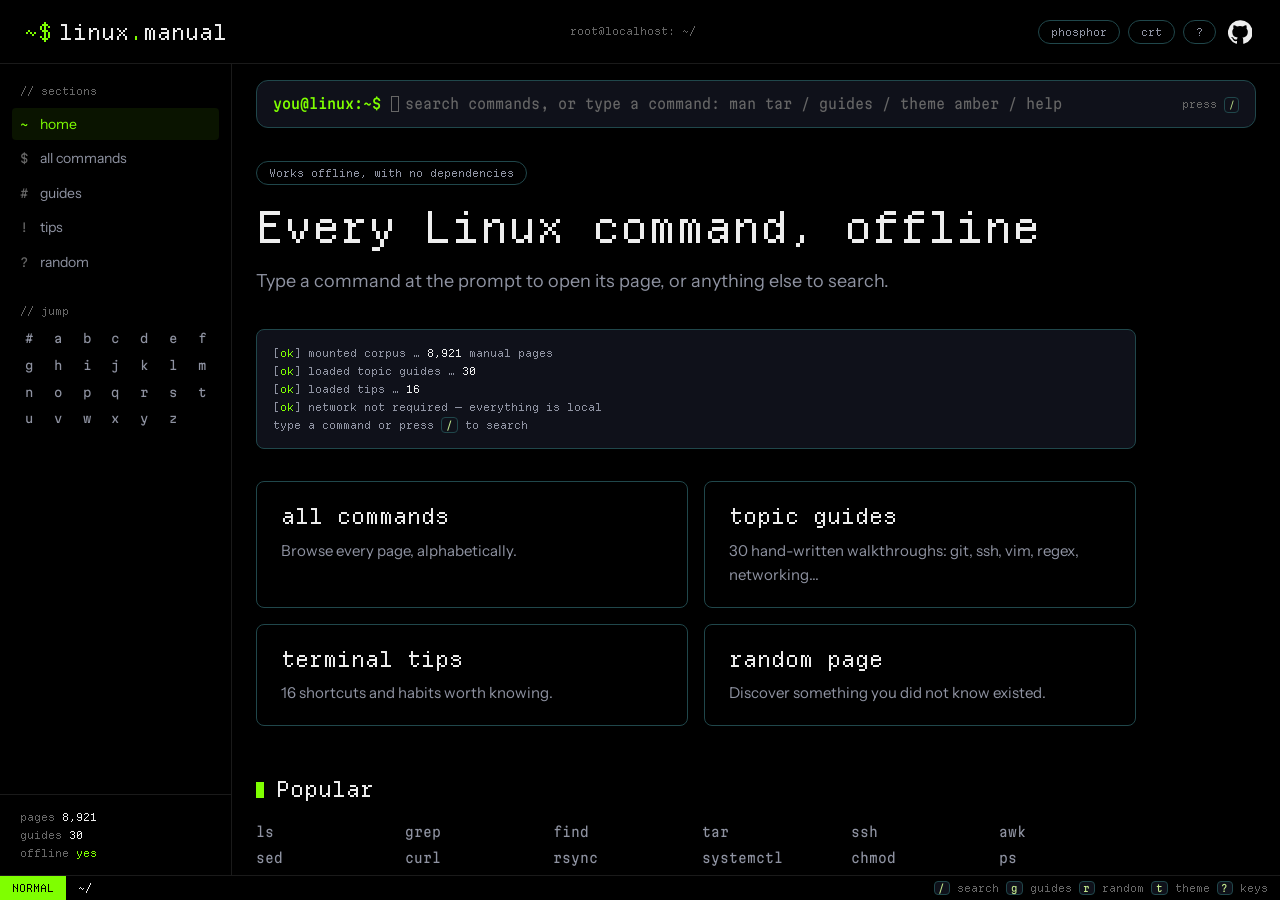
<file: site/app.html>
<!doctype html>
<html lang="en" data-theme="phosphor">
<head>
  <meta charset="utf-8">
  <meta name="viewport" content="width=device-width, initial-scale=1">

  <!-- Primary SEO -->
  <title>linux.manual — Linux Command Reference</title>
  <meta
    name="description"
    content="An offline, terminal-styled reference for 8,900+ Linux commands."
  >
  <meta name="robots" content="index, follow">
  <link rel="canonical" href="https://linuxmanual.vercel.app/app.html">

  <!-- Theme -->
  <meta name="theme-color" content="#000000">
  <meta name="color-scheme" content="dark">

  <!-- Open Graph -->
  <meta property="og:type" content="website">
  <meta property="og:url" content="https://linuxmanual.vercel.app/app.html">
  <meta property="og:title" content="linux.manual — Linux Command Reference">
  <meta
    property="og:description"
    content="An offline, terminal-styled reference for 8,900+ Linux commands."
  >
  <meta property="og:site_name" content="linux.manual">
  <meta property="og:locale" content="en_US">

  <!-- Open Graph Image -->
  <meta
    property="og:image"
    content="https://linuxmanual.vercel.app/assets/og-image.png"
  >
  <meta
    property="og:image:secure_url"
    content="https://linuxmanual.vercel.app/assets/og-image.png"
  >
  <meta property="og:image:type" content="image/png">
  <meta property="og:image:width" content="1200">
  <meta property="og:image:height" content="630">
  <meta
    property="og:image:alt"
    content="linux.manual — Linux Command Reference"
  >

  <!-- Twitter / X -->
  <meta name="twitter:card" content="summary_large_image">
  <meta
    name="twitter:title"
    content="linux.manual — Linux Command Reference"
  >
  <meta
    name="twitter:description"
    content="An offline, terminal-styled reference for 8,900+ Linux commands."
  >
  <meta
    name="twitter:image"
    content="https://linuxmanual.vercel.app/assets/og-image.png"
  >
  <meta
    name="twitter:image:alt"
    content="linux.manual — Linux Command Reference"
  >

  <!-- Favicon -->
  <link rel="icon" href="data:image/svg+xml,<svg xmlns='http://www.w3.org/2000/svg' viewBox='0 0 16 16' shape-rendering='crispEdges'><rect width='16' height='16' fill='%23000'/><path d='M3 4h2v2H3zM5 6h2v2H5zM3 8h2v2H3zM8 10h5v2H8z' fill='%237fff00'/></svg>">

  <!-- Stylesheet -->
  <link rel="stylesheet" href="assets/css/style.css">
</head>
<body>

<div class="crt" aria-hidden="true"></div>

<div class="window">

  <header class="titlebar">
    <a class="logo" href="index.html" aria-label="linux.manual home"><span class="logo-ps1" aria-hidden="true">~$</span>linux<span class="logo-dot">.</span>manual</a>
    <div class="titlebar-title" id="titlebar-title">root@localhost: ~/reference</div>
    <div class="titlebar-tools">
      <button class="tool" id="btn-theme" title="Cycle theme (t)"><span id="theme-name">phosphor</span></button>
      <button class="tool" id="btn-crt" title="Toggle CRT effect">crt</button>
      <button class="tool" id="btn-help" title="Keyboard shortcuts (?)">?</button>
      <a class="tool-icon" href="https://github.com/ayazmirza54/linux.manual" target="_blank" rel="noreferrer" title="GitHub" aria-label="GitHub"><svg viewBox="0 0 24 24" aria-hidden="true"><path d="M12 .3a12 12 0 0 0-3.8 23.4c.6.1.8-.3.8-.6v-2c-3.3.7-4-1.6-4-1.6-.6-1.4-1.4-1.8-1.4-1.8-1-.7.1-.7.1-.7 1.2 0 1.9 1.2 1.9 1.2 1 1.8 2.8 1.3 3.5 1 0-.8.4-1.3.7-1.6-2.7-.3-5.5-1.3-5.5-6 0-1.2.5-2.3 1.3-3.1-.2-.4-.6-1.6 0-3.2 0 0 1-.3 3.4 1.2a11.5 11.5 0 0 1 6 0c2.3-1.5 3.3-1.2 3.3-1.2.7 1.6.3 2.8.2 3.2.8.8 1.3 1.9 1.3 3.2 0 4.6-2.8 5.6-5.5 5.9.5.4.9 1.1.9 2.3v3.3c0 .3.1.7.8.6A12 12 0 0 0 12 .3"/></svg></a>
    </div>
  </header>

  <div class="body">

    <nav class="sidebar" id="sidebar">
      <div class="nav-group">
        <div class="nav-label">// sections</div>
        <a class="nav-item" href="#/" data-nav="home"><span class="glyph">~</span>home</a>
        <a class="nav-item" href="#/all" data-nav="all"><span class="glyph">$</span>all commands</a>
        <a class="nav-item" href="#/guides" data-nav="guides"><span class="glyph">#</span>guides</a>
        <a class="nav-item" href="#/tips" data-nav="tips"><span class="glyph">!</span>tips</a>
        <a class="nav-item" href="#/random" data-nav="random"><span class="glyph">?</span>random</a>
      </div>
      <div class="nav-group">
        <div class="nav-label">// jump</div>
        <div class="alpha" id="alpha"></div>
      </div>
      <div class="nav-group nav-recent" id="recent-group" hidden>
        <div class="nav-label">// recent</div>
        <div id="recent"></div>
      </div>
      <div class="nav-foot">
        <div><span class="dim">pages</span> <b id="stat-commands">—</b></div>
        <div><span class="dim">guides</span> <b id="stat-guides">—</b></div>
        <div><span class="dim">offline</span> <b class="ok">yes</b></div>
      </div>
    </nav>

    <main class="main">
      <form class="promptbar" id="promptform" autocomplete="off">
        <label class="ps1" for="prompt"><span class="ps1-user">you</span><span class="ps1-at">@</span><span class="ps1-host">linux</span><span class="ps1-path">:~$</span></label>
        <span class="prompt-wrap">
          <input id="prompt" class="prompt-input" type="text" spellcheck="false"
                 placeholder="search commands, or type a command: man tar / guides / theme amber / help"
                 aria-label="Search or run a command">
          <span class="prompt-caret" id="prompt-caret" aria-hidden="true"><span
                class="caret-measure" id="caret-measure"></span><span class="caret-block"></span></span>
        </span>
        <span class="prompt-hint" id="prompt-hint">press <kbd>/</kbd></span>
      </form>

      <div class="suggest" id="suggest" hidden></div>

      <section class="view" id="view" tabindex="-1"></section>
    </main>

  </div>

  <footer class="statusbar">
    <span class="st st-mode" id="st-mode">NORMAL</span>
    <span class="st st-path" id="st-path">~/</span>
    <span class="st st-msg" id="st-msg"></span>
    <span class="st st-spacer"></span>
    <span class="st st-keys"><kbd>/</kbd> search <kbd>g</kbd> guides <kbd>r</kbd> random <kbd>t</kbd> theme <kbd>?</kbd> keys</span>
  </footer>

</div>

<div class="modal" id="modal" hidden>
  <div class="modal-box">
    <div class="modal-head">keyboard shortcuts<button class="tool" id="modal-close">esc</button></div>
    <div class="modal-body" id="modal-body"></div>
  </div>
</div>

<script src="data/meta.js"></script>
<script src="data/index.js"></script>
<script src="data/basics.js"></script>
<script src="data/tips.js"></script>
<script src="assets/js/markdown.js"></script>
<script src="assets/js/app.js"></script>
</body>
</html>
</file>
<file: site/assets/css/landing.css>
/* ==========================================================================
   linux.manual — landing page
   Black canvas, chartreuse accent, teal hairlines, a pixel display face and
   pixel-grid diagrams. The reference app keeps its own style.css.
   ========================================================================== */

@font-face {
  font-family: "Departure Mono";
  src: url(../fonts/DepartureMono-Regular.woff2) format("woff2");
  font-weight: 400;
  font-style: normal;
  font-display: swap;
}
@font-face {
  font-family: "Instrument Sans";
  src: url(../fonts/InstrumentSans-Variable.woff2) format("woff2");
  font-weight: 400 700;
  font-style: normal;
  font-display: swap;
}
@font-face {
  font-family: "Martian Mono";
  src: url(../fonts/MartianMono-Variable.woff2) format("woff2");
  font-weight: 100 800;
  font-stretch: 75% 112.5%;
  font-style: normal;
  font-display: swap;
}

:root {
  --bg:             #000000;
  --surface:        #0f111a;
  --border:         #20474b;
  --text:           #eeeeee;
  --text-secondary: #8f93a2;
  --muted:          #666666;
  --accent:         #7fff00;
  --accent-soft:    #c3e88d;
  --accent-dark:    #408000;
  --blue:           #0086b3;
  --red:            #ff5370;

  --font-sans:  "Instrument Sans", ui-sans-serif, system-ui, sans-serif;
  --font-mono:  "Martian Mono", ui-monospace, SFMono-Regular, Menlo, monospace;
  --font-pixel: "Departure Mono", var(--font-mono);

  --nav-h: calc(3.5rem + 8px);
}

*, *::before, *::after { box-sizing: border-box; }

html {
  color-scheme: dark;
  scroll-behavior: smooth;
  scroll-padding-top: calc(var(--nav-h) + 1rem);
  -webkit-text-size-adjust: 100%;
}

body {
  margin: 0;
  background: var(--bg);
  color: var(--text);
  font-family: var(--font-sans);
  font-size: 16px;
  line-height: 1.5;
  -webkit-font-smoothing: antialiased;
  -moz-osx-font-smoothing: grayscale;
}

::selection { background: var(--accent); color: var(--bg); }

a { color: inherit; text-decoration: none; }

:focus-visible {
  outline: 2px solid var(--accent);
  outline-offset: 2px;
}

code, pre, kbd {
  font-family: var(--font-mono);
  font-stretch: 87.5%;
  font-variant-ligatures: none;
}
code { font-weight: 350; }

.sr-only {
  position: absolute;
  width: 1px; height: 1px;
  margin: -1px; padding: 0;
  overflow: hidden;
  clip: rect(0, 0, 0, 0);
  white-space: nowrap;
  border: 0;
}

.skip {
  position: fixed;
  top: .5rem; left: .5rem;
  z-index: 50;
  padding: .5rem 1rem;
  border-radius: .375rem;
  background: var(--accent);
  color: var(--bg);
  font-size: .875rem;
  font-weight: 500;
  transform: translateY(-200%);
}
.skip:focus-visible { transform: none; }

.icon {
  display: inline-block;
  width: .75em; height: .75em;
  flex-shrink: 0;
  fill: currentColor;
  shape-rendering: crispEdges;
}

/* ---------- nav ---------------------------------------------------------- */

.nav {
  position: sticky;
  top: 0;
  z-index: 20;
  background: var(--bg);
  box-shadow: 0 -1px 0 rgba(255, 255, 255, .1) inset;
}
.nav-inner {
  display: flex;
  align-items: center;
  gap: .5rem;
  max-width: 80rem;
  height: var(--nav-h);
  margin: 0 auto;
  padding: 0 1.5rem;
}

.logo {
  display: inline-flex;
  align-items: baseline;
  margin-right: auto;
  font-family: var(--font-pixel);
  font-size: 22px;
  font-synthesis: none;
  line-height: 1;
  white-space: nowrap;
  color: var(--text);
}
.logo:hover { opacity: .75; }
.logo-ps1 { color: var(--accent); margin-right: .5ch; }
.logo-dot { color: var(--accent); }
.logo-caret {
  color: var(--accent);
  margin-left: .25ch;
  animation: blink 2s linear infinite;
}

.nav-link {
  display: none;
  padding: .5rem;
  font-size: .875rem;
  color: var(--text-secondary);
  white-space: nowrap;
}
.nav-link:hover { color: var(--text); }

.nav-search {
  display: none;
  align-items: center;
  gap: .5rem;
  width: 14rem;
  padding: .375rem .5rem .375rem .75rem;
  border: 1px solid transparent;
  border-radius: .5rem;
  background: rgba(255, 255, 255, .1);
  color: var(--text-secondary);
}
.nav-search:focus-within { border-color: var(--accent); }
.nav-search .icon { width: 12px; height: 12px; }
.nav-search input {
  flex: 1;
  min-width: 0;
  padding: 0;
  border: 0;
  outline: 0;
  background: none;
  color: var(--text);
  font: inherit;
  font-size: .875rem;
  line-height: 1.5rem;
}
.nav-search input::placeholder { color: var(--text-secondary); opacity: 1; }
.nav-search kbd {
  padding: 0 .375rem;
  border: 1px solid rgba(255, 255, 255, .2);
  border-radius: .25rem;
  font-size: 10px;
  line-height: 1rem;
  color: var(--text-secondary);
}
.nav-search:focus-within kbd { visibility: hidden; }

.nav-icon {
  display: inline-flex;
  padding: .5rem;
  color: var(--text);
}
.nav-icon:hover { color: var(--accent); }
.nav-icon svg { width: 24px; height: 24px; fill: currentColor; }

@media (min-width: 768px) {
  .nav-link { display: inline-flex; }
  .nav-search { display: flex; }
}

/* ---------- page column -------------------------------------------------- */

.page {
  display: flex;
  flex-direction: column;
  align-items: flex-start;
  max-width: calc(64rem + 3rem);
  margin: 0 auto;
  padding: 2rem 1.5rem 6rem;
}

.page > p {
  margin: 1rem 0;
  color: var(--text-secondary);
  line-height: 1.75;
}
.page > p.lede { font-size: 1.125rem; max-width: 56rem; }

.page p > a,
.page li > a {
  color: var(--accent);
  text-decoration: underline;
  text-underline-offset: 3px;
}
.page p > a:hover,
.page li > a:hover { color: var(--accent-soft); }

.page p code,
.page li code {
  color: var(--accent-soft);
  font-size: .85em;
}

.pill {
  display: inline-flex;
  align-items: center;
  margin-top: 2.5rem;
  padding: 4px 12px;
  border: 1px solid var(--border);
  border-radius: 9999px;
  color: var(--text-secondary);
  font-family: var(--font-pixel);
  font-size: 11px;
  font-synthesis: none;
  line-height: 14px;
}
a.pill:hover { border-color: var(--accent); color: var(--text); }

h1 {
  margin: 1rem 0 0;
  color: var(--text);
  font-family: var(--font-pixel);
  font-size: 33px;
  font-weight: 400;
  font-synthesis: none;
  letter-spacing: 0;
  line-height: 1.2;
}
@media (min-width: 480px) { h1 { font-size: 44px; } }
@media (min-width: 768px) { h1 { font-size: 55px; } }

h2, h3.pixel {
  color: var(--text);
  font-family: var(--font-pixel);
  font-size: 22px;
  font-weight: 400;
  font-synthesis: none;
  line-height: 1.5;
}
.page > h2 { margin: 4rem 0 1.25rem; }
h2 > .icon, h3.pixel > .icon {
  width: 24px; height: 24px;
  margin-right: .75rem;
  vertical-align: -4px;
}
.page > h2 > .icon { margin-right: 0; color: var(--accent); }

.page > h3 {
  margin: 2rem 0 .25rem;
  color: var(--text);
  font-size: 1.125rem;
  font-weight: 600;
}
.page > h2 + h3 { margin-top: 0; }

/* ---------- buttons ------------------------------------------------------ */

.page > p.actions {
  display: flex;
  flex-wrap: wrap;
  gap: .75rem;
}
.page .btn {
  display: inline-block;
  padding: .75rem 1.5rem;
  border: 1px solid var(--accent);
  border-radius: 9999px;
  background: var(--accent);
  color: var(--bg);
  font-family: var(--font-pixel);
  font-size: 22px;
  font-weight: 400;
  font-synthesis: none;
  line-height: 1;
  text-align: center;
  text-decoration: none;
  text-shadow: 1px 0 0 currentColor;
  transition: background-color .2s ease-in, border-color .2s ease-in, color .2s ease-in;
}
.page .btn > .icon {
  width: 24px; height: 24px;
  margin-right: .5rem;
  vertical-align: -3px;
}
.page .btn:hover {
  background: var(--accent-soft);
  border-color: var(--accent-soft);
  color: var(--bg);
}
.page .btn + .btn {
  background: transparent;
  border-color: var(--border);
  color: var(--text);
}
.page .btn + .btn:hover {
  border-color: var(--accent);
  color: var(--accent);
}

/* ---------- lists -------------------------------------------------------- */

.page ul.dash {
  margin: 0;
  padding: 0;
  list-style: none;
}
.page ul.dash > li {
  position: relative;
  margin: .5rem 0;
  padding-left: 1.5rem;
  color: var(--text-secondary);
  line-height: 1.75;
}
.page ul.dash > li::before {
  content: "-";
  position: absolute;
  left: 0;
  color: var(--accent);
  font-family: var(--font-mono);
}

kbd.key {
  display: inline-block;
  min-width: 1.5em;
  padding: 0 .375em;
  border: 1px solid var(--border);
  border-radius: .25rem;
  background: var(--surface);
  color: var(--accent-soft);
  font-size: .8em;
  line-height: 1.6;
  text-align: center;
}

/* ---------- tabs + code -------------------------------------------------- */

.install { width: 100%; }
.tablist {
  display: flex;
  overflow-x: auto;
  border-bottom: 1px solid var(--border);
  padding-bottom: 1px;
}
.tab {
  display: inline-flex;
  align-items: center;
  gap: .4em;
  margin: 0 .5rem -2px 0;
  padding: .5rem;
  border: 0;
  border-bottom: 2px solid transparent;
  border-radius: .25rem .25rem 0 0;
  background: none;
  color: var(--text-secondary);
  font: inherit;
  font-weight: 500;
  line-height: 1.25rem;
  white-space: nowrap;
  cursor: pointer;
  user-select: none;
  transition: color .15s, border-color .15s;
}
.tab .icon { width: 12px; height: 12px; }
.tab:hover { color: var(--text); border-color: var(--border); }
.tab[aria-selected="true"] { color: var(--accent); border-color: var(--accent); }

.tabpanel { padding-top: 1rem; }
.tabpanel[hidden] { display: none; }
.tabpanel > p {
  margin: .75rem 0 0;
  color: var(--text-secondary);
  line-height: 1.75;
}

.codeblock { position: relative; }
.codeblock pre {
  margin: 0;
  padding: 1rem;
  overflow-x: auto;
  border: 1px solid var(--border);
  border-radius: .75rem;
  background: var(--surface);
  color: var(--text);
  font-size: .9em;
  font-weight: 350;
  line-height: 1.5;
}
.codeblock pre code { font-size: inherit; color: inherit; }
.codeblock .c { color: var(--text-secondary); font-style: italic; }
.copy {
  position: absolute;
  top: 11px; right: 11px;
  padding: .25rem .5rem;
  border: 1px solid rgba(255, 255, 255, .1);
  border-radius: .375rem;
  background: var(--surface);
  color: var(--text-secondary);
  font-family: var(--font-pixel);
  font-size: 11px;
  font-synthesis: none;
  line-height: 14px;
  cursor: pointer;
  opacity: 0;
  transition: opacity .15s, color .15s, border-color .15s;
}
.codeblock:hover .copy, .copy:focus-visible { opacity: 1; }
.copy:hover, .copy.copied { color: var(--accent); border-color: var(--accent); }
@media (hover: none) { .copy { opacity: 1; } }

/* ---------- cards -------------------------------------------------------- */

.features {
  display: grid;
  grid-template-columns: minmax(0, 1fr);
  gap: 1.5rem;
  width: 100%;
}
.install + .features { margin-top: 2rem; }

.feature {
  display: flex;
  flex-direction: column;
  padding: 1.5rem;
  border: 1px solid var(--border);
  border-radius: .5rem;
  background: var(--bg);
}
.feature > h2 { margin: 0 0 1rem; }
.feature > h3 { margin: 0 0 .75rem; }
.feature > p {
  margin: 0;
  color: var(--text-secondary);
  line-height: 1.75;
}
.feature > .art {
  width: 100%;
  margin: auto 0 0;
  padding-top: 1.5rem;
}
.features-3 .feature > .art { max-width: 508px; }

.bento { margin-top: 4rem; }
.bento-col { display: contents; }

@media (min-width: 1024px) {
  .features-3 { grid-template-columns: repeat(3, minmax(0, 1fr)); }
  .bento {
    display: flex;
    flex-direction: row;
    align-items: flex-start;
  }
  .bento-col {
    display: flex;
    flex: 1;
    flex-direction: column;
    gap: 1.5rem;
    min-width: 0;
  }
}

.beside {
  display: flex;
  flex-direction: column;
  gap: 1rem;
  width: 100%;
}
.beside > .art { margin: 0; }
@media (min-width: 1024px) {
  .beside {
    display: grid;
    grid-template-columns: minmax(0, 1fr) minmax(0, 1fr);
    align-items: center;
    gap: 2rem;
  }
  .beside > .art { width: 100%; }
}

/* ---------- the prompt --------------------------------------------------- */

.prompt {
  display: flex;
  align-items: center;
  gap: .75rem;
  width: 100%;
  max-width: 728px;
  margin: .5rem 0;
  padding: .75rem 1rem;
  border: 1px solid var(--border);
  border-radius: .75rem;
  background: var(--surface);
  font-family: var(--font-mono);
  font-stretch: 87.5%;
  font-size: .9em;
}
.prompt:focus-within { border-color: var(--accent); }
.prompt label { color: var(--accent); white-space: nowrap; }
.prompt input {
  flex: 1;
  min-width: 0;
  padding: 0;
  border: 0;
  outline: 0;
  background: none;
  color: var(--text);
  caret-color: var(--accent);
  font: inherit;
  font-weight: 350;
}
.prompt input::placeholder { color: var(--muted); opacity: 1; }
.prompt button {
  padding: 2px 8px;
  border: 0;
  background: var(--accent-dark);
  color: var(--bg);
  font-family: var(--font-pixel);
  font-size: 11px;
  font-synthesis: none;
  line-height: 14px;
  cursor: pointer;
}
.prompt button:hover, .prompt:focus-within button { background: var(--accent); }

/* ---------- footer ------------------------------------------------------- */

.footer {
  border-top: 1px solid rgba(255, 255, 255, .1);
}
.footer-inner {
  display: flex;
  flex-wrap: wrap;
  gap: .5rem 1.5rem;
  justify-content: space-between;
  max-width: 80rem;
  margin: 0 auto;
  padding: 1.5rem;
  color: var(--muted);
  font-family: var(--font-pixel);
  font-size: 11px;
  font-synthesis: none;
  line-height: 18px;
}
.footer b { color: var(--text); font-weight: 400; }
.footer i { color: var(--accent); font-style: normal; }
.footer a { color: var(--text-secondary); }
.footer a:hover { color: var(--accent); }

/* ---------- pixel diagrams ----------------------------------------------- */

.art {
  width: 728px;
  max-width: 100%;
  margin: .75rem 0 .5rem;
}
.page > .art { align-self: center; }
.art svg { display: block; width: 100%; height: auto; }
.art text {
  font-family: var(--font-pixel);
  font-size: 11px;
  font-synthesis: none;
  white-space: pre;
  fill: var(--text-secondary);
}
.art rect, .art polygon { shape-rendering: crispEdges; }
.art .f  { fill: var(--blue); }
.art .t  { fill: var(--text); }
.art .m  { fill: var(--text-secondary); }
.art .d  { fill: var(--muted); }
.art .a  { fill: var(--accent); }
.art .ad { fill: var(--accent-dark); }
.art .r  { fill: var(--red); }
.art .s  { fill: var(--surface); }
.art .k, .art .bg { fill: var(--bg); }
.art .o {
  fill: none;
  stroke: var(--text);
  stroke-width: 1;
  shape-rendering: crispEdges;
}

@keyframes blink      { 0%, 49% { opacity: 1; } 50%, 100% { opacity: 0; } }
@keyframes pulse      { 0%, 100% { opacity: 1; } 50% { opacity: .45; } }
@keyframes light      { 0% { fill: var(--muted); } 10%, 70% { fill: var(--accent); } 85%, 100% { fill: var(--muted); } }
@keyframes light-chip { 0% { opacity: .35; } 10%, 70% { opacity: 1; } 85%, 100% { opacity: .35; } }
@keyframes type       { 0%, 10% { transform: scaleX(1); } 40%, 100% { transform: scaleX(0); } }
@keyframes caret      { 0%, 10% { transform: translateX(0); } 40%, 100% { transform: translateX(var(--width)); } }
@keyframes caret-blink{ 0%, 56%, 72%, 88% { opacity: 1; } 48%, 64%, 80%, 96% { opacity: 0; } }
@keyframes appear     { 0% { opacity: 0; } 45%, 100% { opacity: 1; } }
@keyframes key        { 0%, 45% { opacity: .35; } 50%, 62% { opacity: 1; } 70%, 100% { opacity: .35; } }
@keyframes blocked    { 0%, 20% { opacity: 0; } 25%, 85% { opacity: 1; } 95%, 100% { opacity: 0; } }

.art .blink      { animation: blink 2s linear infinite; }
.art .pulse      { animation: pulse 3s ease-in-out infinite; }
.art .pulse-2    { animation-delay: .3s; }
.art .pulse-3    { animation-delay: .6s; }
.art .lit        { animation: light 4s ease-in-out infinite both; }
.art .lit-chip   { animation: light-chip 4s ease-in-out infinite both; }
.art .lit-2      { animation-delay: .5s; }
.art .lit-3      { animation-delay: 1s; }
.art .lit-4      { animation-delay: 1.5s; }
.art .lit-5      { animation-delay: 2s; }

.art .typed { --duration: 6s; --chars: 7; --width: 49px; }
.art .type {
  transform: scaleX(0);
  transform-box: fill-box;
  transform-origin: right;
  animation: type var(--duration) steps(var(--chars), jump-end) infinite;
}
.art .caret       { transform: translateX(var(--width)); animation: caret var(--duration) steps(var(--chars), jump-end) infinite; }
.art .caret-blink { animation: caret-blink var(--duration) step-end infinite; }
.art .appear      { animation: appear var(--duration) step-end infinite; }
.art .key         { animation: key var(--duration) ease-out infinite; }
.art .blocked     { animation: blocked 8s step-end infinite both; }
.art .blocked-2   { animation-delay: .8s; }
.art .blocked-3   { animation-delay: 1.6s; }

@media (prefers-reduced-motion: reduce) {
  html { scroll-behavior: auto; }
  .art *, .logo-caret { animation: none !important; }
  .art .type { transform: scaleX(0); }
}
</file>
<file: site/assets/css/style.css>
/* ==========================================================================
   linux.manual — the reference app
   Shares the landing page's look: black canvas, chartreuse accent, teal
   hairlines, a pixel display face, a sans for prose and a mono for commands.
   Themes are token swaps on :root[data-theme]; everything else is shared.
   ========================================================================== */

@font-face {
  font-family: "Departure Mono";
  src: url(../fonts/DepartureMono-Regular.woff2) format("woff2");
  font-weight: 400;
  font-style: normal;
  font-display: swap;
}
@font-face {
  font-family: "Instrument Sans";
  src: url(../fonts/InstrumentSans-Variable.woff2) format("woff2");
  font-weight: 400 700;
  font-style: normal;
  font-display: swap;
}
@font-face {
  font-family: "Martian Mono";
  src: url(../fonts/MartianMono-Variable.woff2) format("woff2");
  font-weight: 100 800;
  font-stretch: 75% 112.5%;
  font-style: normal;
  font-display: swap;
}

:root {
  --bg:        #000000;
  --bg-deep:   #000000;
  --panel:     #0f111a;
  --panel-2:   #171a26;
  --line:      #20474b;
  --hair:      rgba(255, 255, 255, .1);
  --fg:        #eeeeee;
  --fg-dim:    #8f93a2;
  --fg-mute:   #666666;
  --accent:    #7fff00;
  --accent-2:  #c3e88d;
  --accent-dk: #408000;
  --on-accent: #000000;
  --warn:      #5cc8f0;
  --danger:    #ff5370;
  --link:      #7fff00;
  --sel:       rgba(127, 255, 0, .25);
  --tint:      rgba(127, 255, 0, .08);

  --sans:  "Instrument Sans", ui-sans-serif, system-ui, sans-serif;
  --mono:  "Martian Mono", ui-monospace, SFMono-Regular, Menlo, Consolas, monospace;
  --pixel: "Departure Mono", var(--mono);
  --r: .5rem;
}

:root[data-theme="amber"] {
  --bg: #0a0703; --bg-deep: #0a0703; --panel: #150e05; --panel-2: #1f1508;
  --line: #4a330c; --hair: rgba(255, 176, 0, .14);
  --fg: #ffe2b3; --fg-dim: #b98a45; --fg-mute: #7c5c2e;
  --accent: #ffb000; --accent-2: #ffcf5c; --accent-dk: #7a5400;
  --warn: #ff8f6b; --link: #ffb000;
  --sel: rgba(255, 176, 0, .25); --tint: rgba(255, 176, 0, .08);
}

:root[data-theme="ice"] {
  --bg: #04070d; --bg-deep: #04070d; --panel: #0a1420; --panel-2: #0f1c2c;
  --line: #1b3f5c; --hair: rgba(88, 199, 255, .14);
  --fg: #e3f2ff; --fg-dim: #7ba4c4; --fg-mute: #4a708c;
  --accent: #58c7ff; --accent-2: #a8e1ff; --accent-dk: #1f5f85;
  --warn: #8fe0c8; --link: #58c7ff;
  --sel: rgba(88, 199, 255, .25); --tint: rgba(88, 199, 255, .08);
}

:root[data-theme="paper"] {
  --bg: #f4f1e8; --bg-deep: #f4f1e8; --panel: #fbf9f3; --panel-2: #ece8dc;
  --line: #cfc8b4; --hair: rgba(0, 0, 0, .12);
  --fg: #23211c; --fg-dim: #615c50; --fg-mute: #8f8a7c;
  --accent: #1f7a4d; --accent-2: #17603c; --accent-dk: #b5d6c3;
  --on-accent: #ffffff;
  --warn: #1d5fa8; --danger: #b3261e; --link: #1f7a4d;
  --sel: rgba(31, 122, 77, .2); --tint: rgba(31, 122, 77, .08);
}

*, *::before, *::after { box-sizing: border-box; }

html, body {
  height: 100%;
  margin: 0;
}

body {
  background: var(--bg);
  color: var(--fg);
  font-family: var(--sans);
  font-size: 15px;
  line-height: 1.6;
  overflow: hidden;
  -webkit-font-smoothing: antialiased;
  -moz-osx-font-smoothing: grayscale;
}

::selection { background: var(--sel); }

a { color: var(--link); text-decoration: none; }
a:hover { text-decoration: underline; text-underline-offset: 3px; }

:focus-visible { outline: 2px solid var(--accent); outline-offset: 2px; }

code, pre, kbd {
  font-family: var(--mono);
  font-stretch: 87.5%;
  font-variant-ligatures: none;
}

kbd {
  display: inline-block;
  min-width: 1.5em;
  padding: 0 .375em;
  border: 1px solid var(--line);
  border-radius: .25rem;
  background: var(--panel);
  color: var(--accent-2);
  font-size: .8em;
  line-height: 1.6;
  text-align: center;
}

/* ---------- CRT overlay (off unless asked for) --------------------------- */

.crt {
  position: fixed;
  inset: 0;
  pointer-events: none;
  z-index: 100;
  background:
    repeating-linear-gradient(
      to bottom,
      rgba(0, 0, 0, .16) 0px, rgba(0, 0, 0, .16) 1px,
      transparent 1px, transparent 3px);
  opacity: .55;
  mix-blend-mode: multiply;
}
.crt::after {
  content: "";
  position: absolute;
  inset: 0;
  background: radial-gradient(ellipse at center, transparent 55%, rgba(0, 0, 0, .55) 100%);
}
body.no-crt .crt { display: none; }
:root[data-theme="paper"] .crt { opacity: .25; }

/* ---------- top bar ------------------------------------------------------ */

.window {
  height: 100%;
  display: flex;
  flex-direction: column;
  background: var(--bg);
}

.titlebar {
  display: flex;
  align-items: center;
  gap: 16px;
  flex: none;
  height: calc(3.5rem + 8px);
  padding: 0 24px;
  background: var(--bg);
  box-shadow: 0 -1px 0 var(--hair) inset;
}

.logo {
  display: inline-flex;
  align-items: baseline;
  flex: none;
  color: var(--fg);
  font-family: var(--pixel);
  font-size: 22px;
  font-synthesis: none;
  line-height: 1;
  white-space: nowrap;
}
.logo:hover { opacity: .75; text-decoration: none; }
.logo-ps1 { color: var(--accent); margin-right: .5ch; }
.logo-dot { color: var(--accent); }

.titlebar-title {
  flex: 1;
  min-width: 0;
  color: var(--fg-mute);
  font-family: var(--pixel);
  font-size: 11px;
  font-synthesis: none;
  text-align: center;
  white-space: nowrap;
  overflow: hidden;
  text-overflow: ellipsis;
}

.titlebar-tools { display: flex; align-items: center; gap: 8px; flex: none; }

.tool {
  padding: 4px 12px;
  border: 1px solid var(--line);
  border-radius: 9999px;
  background: transparent;
  color: var(--fg-dim);
  font-family: var(--pixel);
  font-size: 11px;
  font-synthesis: none;
  line-height: 14px;
  cursor: pointer;
  transition: color .15s, border-color .15s;
}
.tool:hover { color: var(--accent); border-color: var(--accent); }

.tool-icon {
  display: inline-flex;
  padding: 4px;
  color: var(--fg);
}
.tool-icon:hover { color: var(--accent); }
.tool-icon svg { width: 24px; height: 24px; fill: currentColor; }

/* ---------- layout ------------------------------------------------------- */

.body {
  flex: 1;
  display: flex;
  min-height: 0;
}

.sidebar {
  width: 232px;
  flex: none;
  display: flex;
  flex-direction: column;
  gap: 24px;
  padding: 20px 0 0;
  overflow-y: auto;
  background: var(--bg);
  border-right: 1px solid var(--hair);
}

.nav-label {
  padding: 0 20px 8px;
  color: var(--fg-mute);
  font-family: var(--pixel);
  font-size: 11px;
  font-synthesis: none;
  line-height: 14px;
}

.nav-item {
  display: flex;
  align-items: baseline;
  gap: 10px;
  margin: 2px 12px;
  padding: 5px 8px;
  border-radius: .25rem;
  color: var(--fg-dim);
  font-size: 14px;
  transition: color .15s, background-color .15s;
}
.nav-item .glyph {
  width: 10px;
  color: var(--fg-mute);
  font-family: var(--mono);
  font-size: 12px;
}
.nav-item:hover { color: var(--fg); background: var(--tint); text-decoration: none; }
.nav-item.active { color: var(--accent); background: var(--tint); }
.nav-item.active .glyph { color: var(--accent); }

.alpha {
  display: grid;
  grid-template-columns: repeat(7, 1fr);
  gap: 2px;
  padding: 0 16px;
}
.alpha a {
  border: 1px solid transparent;
  border-radius: .25rem;
  color: var(--fg-dim);
  font-family: var(--mono);
  font-size: 12px;
  line-height: 1.9;
  text-align: center;
}
.alpha a:hover { color: var(--accent); border-color: var(--line); text-decoration: none; }

.nav-recent a {
  display: block;
  margin: 0 12px;
  padding: 3px 8px;
  border-radius: .25rem;
  color: var(--fg-dim);
  font-family: var(--mono);
  font-size: 12.5px;
  white-space: nowrap;
  overflow: hidden;
  text-overflow: ellipsis;
}
.nav-recent a:hover { color: var(--accent); background: var(--tint); text-decoration: none; }

.nav-foot {
  display: grid;
  gap: 2px;
  margin-top: auto;
  padding: 14px 20px;
  border-top: 1px solid var(--hair);
  color: var(--fg-dim);
  font-family: var(--pixel);
  font-size: 11px;
  font-synthesis: none;
  line-height: 16px;
}
.nav-foot b { color: var(--fg); font-weight: 400; }
.nav-foot .dim { color: var(--fg-mute); }
.nav-foot .ok { color: var(--accent); }

.main {
  flex: 1;
  min-width: 0;
  display: flex;
  flex-direction: column;
  position: relative;
}

/* ---------- prompt ------------------------------------------------------- */

.promptbar {
  display: flex;
  align-items: center;
  gap: 10px;
  flex: none;
  margin: 16px 24px 0;
  padding: 11px 16px;
  border: 1px solid var(--line);
  border-radius: .75rem;
  background: var(--panel);
  font-family: var(--mono);
  font-stretch: 87.5%;
  font-size: 14px;
  font-weight: 350;
  line-height: 24px;
}
.promptbar:focus-within { border-color: var(--accent); }

.ps1 { white-space: nowrap; font-weight: 500; }
.ps1-user, .ps1-host, .ps1-at, .ps1-path { color: var(--accent); }

/* The prompt draws its own block caret: the native one is hidden and a block
   is positioned after a hidden copy of the text up to the caret offset. The
   font is monospace and both spans inherit it, so the two stay in step. */
.prompt-wrap {
  position: relative;
  flex: 1;
  min-width: 0;
  display: block;
  overflow: hidden;
}

.prompt-input {
  display: block;
  width: 100%;
  padding: 0;
  border: 0;
  outline: none;
  background: transparent;
  color: var(--fg);
  font: inherit;
  caret-color: transparent;
}
/* Nudge the placeholder clear of the caret sitting at column 0. */
.prompt-input:placeholder-shown { text-indent: 1.6ch; }
.prompt-input::placeholder { color: var(--fg-mute); opacity: 1; }

.prompt-caret {
  position: absolute;
  left: 0;
  top: 0;
  height: 100%;
  display: flex;
  align-items: center;
  white-space: pre;
  pointer-events: none;
}
.caret-measure { visibility: hidden; }
.caret-block {
  width: .6em;
  height: 1.2em;
  background: var(--accent);
  animation: blink 1.05s steps(1) infinite;
}
/* Solid while keys are actually landing, the way a real terminal behaves. */
.prompt-caret.typing .caret-block { animation: none; }
/* Hollow when the prompt does not have focus. */
.prompt-caret.blurred .caret-block {
  background: transparent;
  border: 1px solid var(--fg-mute);
  animation: none;
}

.prompt-hint {
  color: var(--fg-mute);
  font-family: var(--pixel);
  font-size: 11px;
  font-synthesis: none;
  white-space: nowrap;
}

/* ---------- suggestions -------------------------------------------------- */

.suggest {
  position: absolute;
  top: 70px;
  left: 24px;
  right: 24px;
  z-index: 30;
  max-height: 62vh;
  overflow-y: auto;
  border: 1px solid var(--line);
  border-radius: .75rem;
  background: var(--panel);
  box-shadow: 0 18px 40px rgba(0, 0, 0, .5);
}

.sg-head, .sg-foot {
  position: sticky;
  top: 0;
  padding: 6px 16px;
  border-bottom: 1px solid var(--line);
  background: var(--panel);
  color: var(--fg-mute);
  font-family: var(--pixel);
  font-size: 11px;
  font-synthesis: none;
  line-height: 14px;
}
.sg-foot { position: static; border-bottom: 0; border-top: 1px solid var(--line); }

.sg-item {
  display: flex;
  align-items: baseline;
  gap: 12px;
  padding: 5px 16px;
  cursor: pointer;
}
.sg-item .sg-name {
  min-width: 130px;
  color: var(--fg);
  font-family: var(--mono);
  font-stretch: 87.5%;
  font-size: 13.5px;
}
.sg-item .sg-tag {
  flex: 1;
  color: var(--fg-dim);
  font-size: 14px;
  white-space: nowrap;
  overflow: hidden;
  text-overflow: ellipsis;
}
.sg-item .sg-kind {
  color: var(--fg-mute);
  font-family: var(--pixel);
  font-size: 11px;
  font-synthesis: none;
}
.sg-item mark { background: none; color: var(--accent); }
.sg-item.sel { background: var(--tint); }
.sg-item.sel .sg-name { color: var(--accent); }

/* ---------- view --------------------------------------------------------- */

.view {
  flex: 1;
  overflow-y: auto;
  padding: 32px 24px 96px;
  outline: none;
  scroll-behavior: smooth;
}
.view-inner { max-width: 880px; min-width: 0; }

.pill {
  display: inline-flex;
  align-items: center;
  padding: 4px 12px;
  border: 1px solid var(--line);
  border-radius: 9999px;
  color: var(--fg-dim);
  font-family: var(--pixel);
  font-size: 11px;
  font-synthesis: none;
  line-height: 14px;
}

.page-head { margin-bottom: 32px; }
.page-head h1 {
  margin: 0;
  color: var(--fg);
  font-family: var(--pixel);
  font-size: 33px;
  font-weight: 400;
  font-synthesis: none;
  letter-spacing: 0;
  line-height: 1.2;
  overflow-wrap: anywhere;
}
@media (min-width: 760px) { .page-head h1 { font-size: 44px; } }
.page-head h1 .sect { color: var(--fg-mute); font-size: 22px; }
.page-head .tagline {
  margin-top: 12px;
  color: var(--fg-dim);
  font-size: 18px;
  line-height: 1.6;
}
.page-head .crumb {
  margin-bottom: 12px;
  color: var(--fg-mute);
  font-family: var(--pixel);
  font-size: 11px;
  font-synthesis: none;
  line-height: 14px;
}
.page-head .pill + h1 { margin-top: 16px; }

.sec { margin: 0 0 40px; min-width: 0; }
.sec > h2 {
  position: relative;
  margin: 0 0 16px;
  padding-left: 20px;
  color: var(--fg);
  font-family: var(--pixel);
  font-size: 22px;
  font-weight: 400;
  font-synthesis: none;
  line-height: 1.4;
  text-transform: lowercase;
}
.sec > h2::first-letter { text-transform: uppercase; }
.sec > h2::before {
  content: "";
  position: absolute;
  left: 0;
  top: 8px;
  width: 8px;
  height: 16px;
  background: var(--accent);
}
.sec h3 {
  margin: 28px 0 8px;
  color: var(--fg);
  font-size: 17px;
  font-weight: 600;
}
.sec p { margin: 0 0 12px; color: var(--fg-dim); line-height: 1.75; }
.sec ul { margin: 0 0 12px; padding: 0; list-style: none; color: var(--fg-dim); }
.sec li { position: relative; margin: 6px 0; padding-left: 1.5rem; line-height: 1.75; }
.sec li::before {
  content: "-";
  position: absolute;
  left: 0;
  color: var(--accent);
  font-family: var(--mono);
}
.sec strong { color: var(--fg); font-weight: 600; }
.sec em { color: var(--accent-2); font-style: normal; }
.sec p a, .sec li a { text-decoration: underline; text-underline-offset: 3px; }
.sec p a:hover, .sec li a:hover { color: var(--accent-2); }

/* code */

.code {
  position: relative;
  display: flex;
  align-items: flex-start;
  gap: 10px;
  margin: 0 0 8px;
  padding: 10px 52px 10px 14px;
  overflow-x: auto;
  border: 1px solid var(--line);
  border-radius: var(--r);
  background: var(--panel);
  color: var(--fg);
  font-family: var(--mono);
  font-stretch: 87.5%;
  font-size: 13.5px;
  font-weight: 350;
  line-height: 1.6;
}
.code pre { margin: 0; font: inherit; white-space: pre; }
.code .sigil { color: var(--accent); user-select: none; flex: none; }
.code .ph { color: var(--warn); }
.code a { color: var(--accent-2); border-bottom: 1px dotted currentColor; }
.code a:hover { text-decoration: none; color: var(--accent); }
.code .copy {
  position: absolute;
  top: 8px;
  right: 8px;
  padding: 3px 8px;
  border: 1px solid var(--hair);
  border-radius: .375rem;
  background: var(--panel);
  color: var(--fg-dim);
  font-family: var(--pixel);
  font-size: 11px;
  font-synthesis: none;
  line-height: 14px;
  cursor: pointer;
  opacity: 0;
  transition: opacity .12s, color .12s, border-color .12s;
}
.code:hover .copy, .code .copy:focus { opacity: 1; }
.code .copy:hover { color: var(--accent); border-color: var(--accent); }
.code .copy.done { color: var(--accent); border-color: var(--accent); opacity: 1; }
@media (hover: none) { .code .copy { opacity: 1; } }

code.inline {
  padding: 1px 5px;
  border-radius: .25rem;
  background: var(--panel);
  color: var(--accent-2);
  font-size: .85em;
  font-weight: 350;
}

/* tldr examples */

/* min-width:0 everywhere a code block sits inside a grid/flex item: without it
   the default min-width:auto lets long commands stretch the page instead of
   scrolling inside their own box. */
.tldr { display: grid; gap: 18px; grid-template-columns: minmax(0, 1fr); }
.tldr-item { min-width: 0; }
.tldr-item .tldr-desc {
  position: relative;
  margin-bottom: 6px;
  padding-left: 1.5rem;
  color: var(--fg-dim);
}
.tldr-item .tldr-desc::before {
  content: "-";
  position: absolute;
  left: 0;
  color: var(--accent);
  font-family: var(--mono);
}

/* parameters */

.params { display: grid; gap: 12px; grid-template-columns: minmax(0, 1fr); }
.param { display: grid; grid-template-columns: minmax(150px, 26%) minmax(0, 1fr); gap: 16px; }
.param-term {
  color: var(--accent-2);
  font-family: var(--mono);
  font-stretch: 87.5%;
  font-size: 13.5px;
  font-weight: 350;
  overflow-wrap: anywhere;
}
.param-term .flag { color: var(--accent); }
.param-term .arg { color: var(--warn); }
.param-desc { color: var(--fg-dim); }
@media (max-width: 720px) {
  .param { grid-template-columns: 1fr; gap: 2px; }
}

/* install */

.install { display: grid; gap: 8px; grid-template-columns: minmax(0, 1fr); }
.pm-row { display: flex; align-items: center; gap: 12px; }
.pm-tag {
  flex: none;
  width: 72px;
  color: var(--fg-dim);
  font-family: var(--pixel);
  font-size: 11px;
  font-synthesis: none;
  text-align: right;
}
.pm-row .code { flex: 1; min-width: 0; margin: 0; }

/* tables */

.table-wrap {
  margin: 0 0 16px;
  overflow-x: auto;
  border: 1px solid var(--line);
  border-radius: var(--r);
  background: var(--bg);
}

.md-table {
  width: 100%;
  border-collapse: collapse;
  font-size: 14px;
}

.md-table th,
.md-table td {
  padding: 8px 14px;
  border-bottom: 1px solid var(--hair);
  text-align: left;
  vertical-align: top;
}

.md-table th {
  border-bottom: 1px solid var(--line);
  background: var(--panel);
  color: var(--fg-dim);
  font-family: var(--pixel);
  font-size: 11px;
  font-weight: 400;
  font-synthesis: none;
  white-space: nowrap;
}

.md-table tbody tr:last-child td { border-bottom: 0; }
.md-table tbody tr:hover { background: var(--tint); }

/* The left column is the key/flag/shortcut in every table in the corpus. */
.md-table td:first-child {
  color: var(--accent-2);
  font-family: var(--mono);
  font-stretch: 87.5%;
  font-size: 13px;
  font-weight: 350;
  white-space: nowrap;
}
.md-table td:first-child strong { color: var(--accent); }
.md-table td { color: var(--fg-dim); }
.md-table td strong { color: var(--fg); }
.md-table code.inline { white-space: nowrap; }

/* chips */

.chips { display: flex; flex-wrap: wrap; gap: 8px; }
.chip {
  padding: 4px 12px;
  border: 1px solid var(--line);
  border-radius: 9999px;
  background: transparent;
  color: var(--fg-dim);
  font-family: var(--pixel);
  font-size: 11px;
  font-synthesis: none;
  line-height: 14px;
  transition: color .15s, border-color .15s;
}
.chip:hover { color: var(--accent); border-color: var(--accent); text-decoration: none; }
.chip .num { color: var(--fg-mute); }

/* ---------- home --------------------------------------------------------- */

.hero { margin-bottom: 32px; }
.hero h1 {
  margin: 16px 0 0;
  color: var(--fg);
  font-family: var(--pixel);
  font-size: 33px;
  font-weight: 400;
  font-synthesis: none;
  line-height: 1.2;
}
@media (min-width: 760px) { .hero h1 { font-size: 44px; } }
.hero p {
  margin: 12px 0 0;
  color: var(--fg-dim);
  font-size: 18px;
  line-height: 1.75;
}

.boot {
  margin-bottom: 32px;
  padding: 14px 16px;
  border: 1px solid var(--line);
  border-radius: var(--r);
  background: var(--panel);
  color: var(--fg-dim);
  font-family: var(--pixel);
  font-size: 11px;
  font-synthesis: none;
  line-height: 18px;
}
.boot b { color: var(--fg); font-weight: 400; }
.boot .ok { color: var(--accent); }
.boot .line { display: block; white-space: pre-wrap; }
.boot kbd { font-size: 10px; line-height: 14px; }

.cards {
  display: grid;
  grid-template-columns: repeat(auto-fill, minmax(min(100%, 320px), 1fr));
  gap: 16px;
  margin-bottom: 48px;
}
.card {
  display: block;
  padding: 20px 24px;
  border: 1px solid var(--line);
  border-radius: var(--r);
  background: var(--bg);
  color: var(--fg-dim);
  transition: border-color .15s;
}
.card:hover { border-color: var(--accent); text-decoration: none; }
.card b {
  display: block;
  margin-bottom: 8px;
  color: var(--fg);
  font-family: var(--pixel);
  font-size: 22px;
  font-weight: 400;
  font-synthesis: none;
  line-height: 1.3;
}
.card:hover b { color: var(--accent); }
.card span { line-height: 1.6; }

.cmdgrid {
  display: grid;
  grid-template-columns: repeat(auto-fill, minmax(130px, 1fr));
  gap: 4px 12px;
}
.cmdgrid a {
  color: var(--fg-dim);
  font-family: var(--mono);
  font-stretch: 87.5%;
  font-size: 13.5px;
  font-weight: 350;
  white-space: nowrap;
  overflow: hidden;
  text-overflow: ellipsis;
}
.cmdgrid a:hover { color: var(--accent); text-decoration: none; }

.listing { display: grid; gap: 1px; }
.listing a {
  display: flex;
  align-items: baseline;
  gap: 16px;
  padding: 5px 10px;
  border-radius: .25rem;
  color: var(--fg-dim);
}
.listing a:hover { background: var(--tint); text-decoration: none; }
.listing .ln {
  min-width: 160px;
  color: var(--fg);
  font-family: var(--mono);
  font-stretch: 87.5%;
  font-size: 13.5px;
  font-weight: 350;
}
.listing a:hover .ln { color: var(--accent); }
.listing .lt {
  flex: 1;
  font-size: 14px;
  white-space: nowrap;
  overflow: hidden;
  text-overflow: ellipsis;
}

.toc { display: flex; flex-wrap: wrap; gap: 8px; margin-bottom: 32px; }
.toc a {
  padding: 4px 12px;
  border: 1px solid var(--line);
  border-radius: 9999px;
  color: var(--fg-dim);
  font-family: var(--pixel);
  font-size: 11px;
  font-synthesis: none;
  line-height: 14px;
}
.toc a:hover { color: var(--accent); border-color: var(--accent); text-decoration: none; }

.cursor {
  display: inline-block;
  width: .6em;
  height: 1em;
  margin-left: .25em;
  background: var(--accent);
  vertical-align: text-bottom;
  animation: blink 1.05s steps(1) infinite;
}
@keyframes blink { 50% { opacity: 0; } }

.empty { color: var(--fg-dim); }
.empty b { color: var(--danger); }

/* ---------- status bar --------------------------------------------------- */

.statusbar {
  display: flex;
  align-items: center;
  flex: none;
  background: var(--bg);
  border-top: 1px solid var(--hair);
  color: var(--fg-dim);
  font-family: var(--pixel);
  font-size: 11px;
  font-synthesis: none;
  line-height: 14px;
}
.st { padding: 5px 12px; white-space: nowrap; }
.st-mode { background: var(--accent); color: var(--on-accent); }
.st-path { color: var(--fg); overflow: hidden; text-overflow: ellipsis; }
.st-msg { color: var(--accent-2); }
.st-spacer { flex: 1; }
.st-keys { color: var(--fg-mute); }
.st-keys kbd { font-size: 10px; line-height: 12px; min-width: 1.4em; }
@media (max-width: 900px) { .st-keys { display: none; } }

/* ---------- modal -------------------------------------------------------- */

.modal {
  position: fixed;
  inset: 0;
  z-index: 60;
  display: flex;
  align-items: center;
  justify-content: center;
  padding: 20px;
  background: rgba(0, 0, 0, .7);
}
.modal[hidden] { display: none; }
.modal-box {
  width: min(640px, 100%);
  max-height: 80vh;
  overflow-y: auto;
  border: 1px solid var(--line);
  border-radius: .75rem;
  background: var(--panel);
  box-shadow: 0 20px 60px rgba(0, 0, 0, .6);
}
.modal-head {
  display: flex;
  justify-content: space-between;
  align-items: center;
  padding: 14px 20px;
  border-bottom: 1px solid var(--line);
  color: var(--fg);
  font-family: var(--pixel);
  font-size: 22px;
  font-synthesis: none;
  line-height: 1.2;
}
.modal-body { padding: 16px 20px; }
.modal-body dl { display: grid; grid-template-columns: 130px 1fr; gap: 6px 12px; margin: 0 0 18px; }
.modal-body dt {
  color: var(--accent-2);
  font-family: var(--mono);
  font-stretch: 87.5%;
  font-size: 13px;
  font-weight: 350;
}
.modal-body dd { margin: 0; color: var(--fg-dim); }
.modal-body h4 {
  margin: 0 0 10px;
  color: var(--fg-mute);
  font-family: var(--pixel);
  font-size: 11px;
  font-weight: 400;
  font-synthesis: none;
}

/* ---------- responsive --------------------------------------------------- */

@media (max-width: 760px) {
  .sidebar { display: none; }
  .titlebar { padding: 0 16px; gap: 8px; }
  .titlebar-title { visibility: hidden; }
  .tool-icon { display: none; }
  .promptbar { margin: 12px 16px 0; }
  .suggest { left: 16px; right: 16px; top: 66px; }
  .view { padding: 24px 16px 72px; }
  .prompt-hint { display: none; }
}
@media (max-width: 420px) {
  .ps1-user, .ps1-at, .ps1-host { display: none; }
  .logo { font-size: 18px; }
  .tool { padding: 4px 8px; }
}

@media (prefers-reduced-motion: reduce) {
  .view { scroll-behavior: auto; }
  .caret-block, .cursor { animation: none; }
}

/* scrollbars */
* { scrollbar-width: thin; scrollbar-color: var(--line) transparent; }
*::-webkit-scrollbar { width: 10px; height: 10px; }
*::-webkit-scrollbar-thumb { background: var(--line); border-radius: 6px; }
*::-webkit-scrollbar-track { background: transparent; }
</file>
